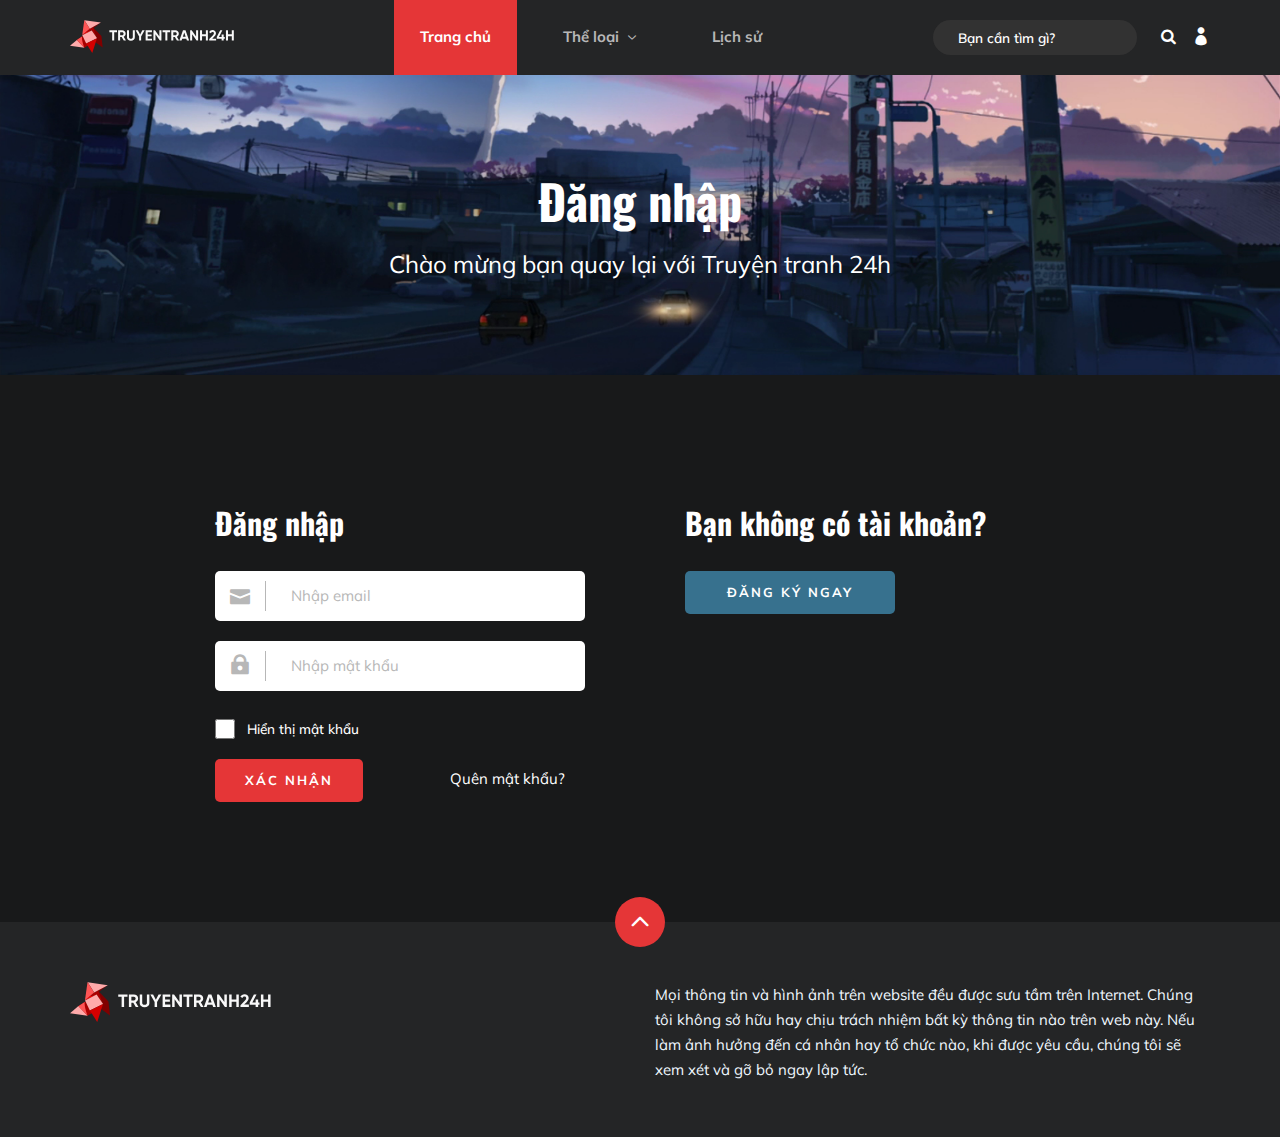
<file: login.html>
<!DOCTYPE html>
<html lang="zxx">

<head>
    <meta charset="UTF-8">
    <meta name="description">
    <meta name="viewport" content="width=device-width, initial-scale=1.0">
    <meta http-equiv="X-UA-Compatible" content="ie=edge">
    <title>Đăng nhập</title>

    <!-- Google Font -->
    <link href="https://fonts.googleapis.com/css2?family=Oswald:wght@300;400;500;600;700&display=swap" rel="stylesheet">
    <link href="https://fonts.googleapis.com/css2?family=Mulish:wght@300;400;500;600;700;800;900&display=swap"
        rel="stylesheet">

    <!-- Css Styles -->
    <link rel="stylesheet" href="css/bootstrap.min.css" type="text/css">
    <link rel="stylesheet" href="css/font-awesome.min.css" type="text/css">
    <link rel="stylesheet" href="css/elegant-icons.css" type="text/css">
    <link rel="stylesheet" href="css/sweetalert2.min.css">
    <link rel="stylesheet" href="css/dark.min.css">
    <link rel="stylesheet" href="css/slicknav.min.css" type="text/css">
    <link rel="stylesheet" href="css/style.css" type="text/css">
</head>

<body>
    <!-- Page Preloder -->
    <!-- <div id="preloder">
        <div class="loader"></div>
    </div> -->

    <!-- Header Section Begin -->
    <header class="header">
        <div class="container">
            <div class="row">
                <div class="col-lg-2">
                    <div class="header__logo">
                        <a href="./index.html">
                            <img src="img/logo.svg" alt="" class="logo">
                            <img src="img/logo_res.svg" alt="" class="logo_responsive">
                        </a>
                    </div>
                </div>
                <div class="col-lg-7">
                    <div class="header__nav">
                        <nav class="header__menu mobile-menu">
                            <ul>
                                <li class="active"><a href="./index.html">Trang chủ</a></li>
                                <li><a style="cursor:default">Thể loại
                                        <span class="arrow_carrot-down dropdown-icon"></span>
                                    </a>
                                    <ul class="dropdown">                                        
                                        <div id="displayCategoryOnHeader">
                                            <ul class="multi_column_dropdowmn">
                                            </ul>
                                        </div>                                        
                                    </ul>
                                </li>
                                <li id="history"><a href="/history.html" id="history-btn">Lịch sử</a></li>
                            </ul>
                        </nav>
                    </div>
                </div>
                <div class="col-lg-3">
                    <div class="header__right">
                        <div class="search-bar row align-items-center">
                            <div class="search-box me-1">
                                <input type="text" name="search-input" id="search-content" style="width: 100%;"
                                    class="input-search fs-8 fw-bolder" placeholder="Bạn cần tìm gì?">
                            </div>
                            <div class="search-submit">
                                <button type="button" class="abc search-icon ms-5" id="search-icon">
                                    <i class="fa fa-search" style="color: white; height: 23px;"></i>
                                </button>
                            </div>
                            <a href="./login.html"><span class="icon_profile ms-4"></span></a>
                        </div>
                    </div>
                </div>
            </div>
            <div class="search-bar-responsive row align-items-center justify-content-center">
                <div class="search-box-responsive me-1 my-4">
                    <input type="text" name="search-input" id="search-content-responsive" style="width: 100%;"
                        class="input-search fs-8 fw-bolder" placeholder="Bạn cần tìm gì?">
                </div>
                <div class="search-submit-responsive">
                    <button type="button" class="abc search-icon-responsive ms-5" id="search-icon-responsive">
                        <i class="fa fa-search" style="color: white; height: 23px;"></i>
                    </button>
                </div>
            </div>
            <div id="mobile-menu-wrap"></div>
        </div>
    </header>
    <!-- Header End -->

    <!-- Normal Breadcrumb Begin -->
    <section class="normal-breadcrumb set-bg" data-setbg="img/085.png" style="background-position: bottom;">
        <div class="container">
            <div class="row">
                <div class="col-lg-12 text-center">
                    <div class="normal__breadcrumb__text">
                        <h2>Đăng nhập</h2>
                        <p>Chào mừng bạn quay lại với Truyện tranh 24h</p>
                    </div>
                </div>
            </div>
        </div>
    </section>
    <!-- Normal Breadcrumb End -->

    <!-- Login Section Begin -->
    <section class="login spad">
        <div class="container">
            <div class="row">
                <div class="col-lg-6">
                    <div class="login__form">
                        <h3>Đăng nhập</h3>
                        <form action="#">
                            <div class="input__item">
                                <input type="text" placeholder="Nhập email" id="loginViewEmailField">
                                <span class="icon_mail"></span>
                            </div>
                            <div class="input__item">
                                <input type="password" placeholder="Nhập mật khẩu" id="loginViewPasswordField">
                                <span class="icon_lock"></span>
                            </div>
                            <div class="d-flex flex-row mt-7 mb-3">                            <input type="checkbox" id="show-pass" class="show-pass-btn me-3">
                                <label for="show-pass" class="fw-bold fs-8" style="color: white">Hiển thị mật khẩu</label>
                            </div>
                        </form>
                        
                        <button type="submit" class="site-btn" onclick="login()">Xác nhận</button>
                        <a href="/forgetpassword.html" class="forget_pass" id="password-forget">Quên mật khẩu?</a>
                    </div>
                </div>
                <div class="col-lg-6">
                    <div class="login__register">
                        <h3>Bạn không có tài khoản?</h3>
                        <a href="/signup.html" class="primary-btn">Đăng ký ngay</a>
                    </div>
                </div>
            </div>
            <!-- <div class="login__social">
                <div class="row d-flex justify-content-center">
                    <div class="col-lg-6">
                        <div class="login__social__links">
                            <span>Hoặc</span>
                            <ul>
                                <li><a href="#" class="google"><i class="fa fa-google"></i>Đăng nhập bằng Google</a>
                                </li>
                            </ul>
                        </div>
                    </div>
                </div>
            </div> -->
        </div>
    </section>
    <!-- Login Section End -->

    <!-- Footer Section Begin -->
    <footer class="footer">
        <div class="page-up">
            <a href="#" id="scrollToTopButton"><span class="arrow_carrot-up"></span></a>
        </div>
        <div class="container">
            <div class="row">
                <div class="col-lg-6">
                    <div class="footer__logo">
                        <a href="./index.html"><img src="img/logo.svg" alt=""></a>
                    </div>
                </div>
                <div class="col-lg-6">
                    <p style="color: aliceblue;">Mọi thông tin và hình ảnh trên website đều được sưu tầm trên Internet. Chúng tôi không sở hữu hay chịu trách nhiệm bất kỳ thông tin nào trên web này. Nếu làm ảnh hưởng đến cá nhân hay tổ chức nào, khi được yêu cầu, chúng tôi sẽ xem xét và gỡ bỏ ngay lập tức.</p>
            </div>
        </div>
    </footer>
    <!-- Footer Section End -->

    <!-- Js Plugins -->
    <script src="js/jquery-3.3.1.min.js"></script>
    <script src="js/bootstrap.min.js"></script>
    <!-- <script src="js/mixitup.min.js"></script> -->
    <script src="js/jquery.slicknav.js"></script>
    <script src="js/sweetalert2.min.js"></script>
    <script src="js/main.js"></script>

    <script src="js/function.js"></script>
</body>

</html>
</file>
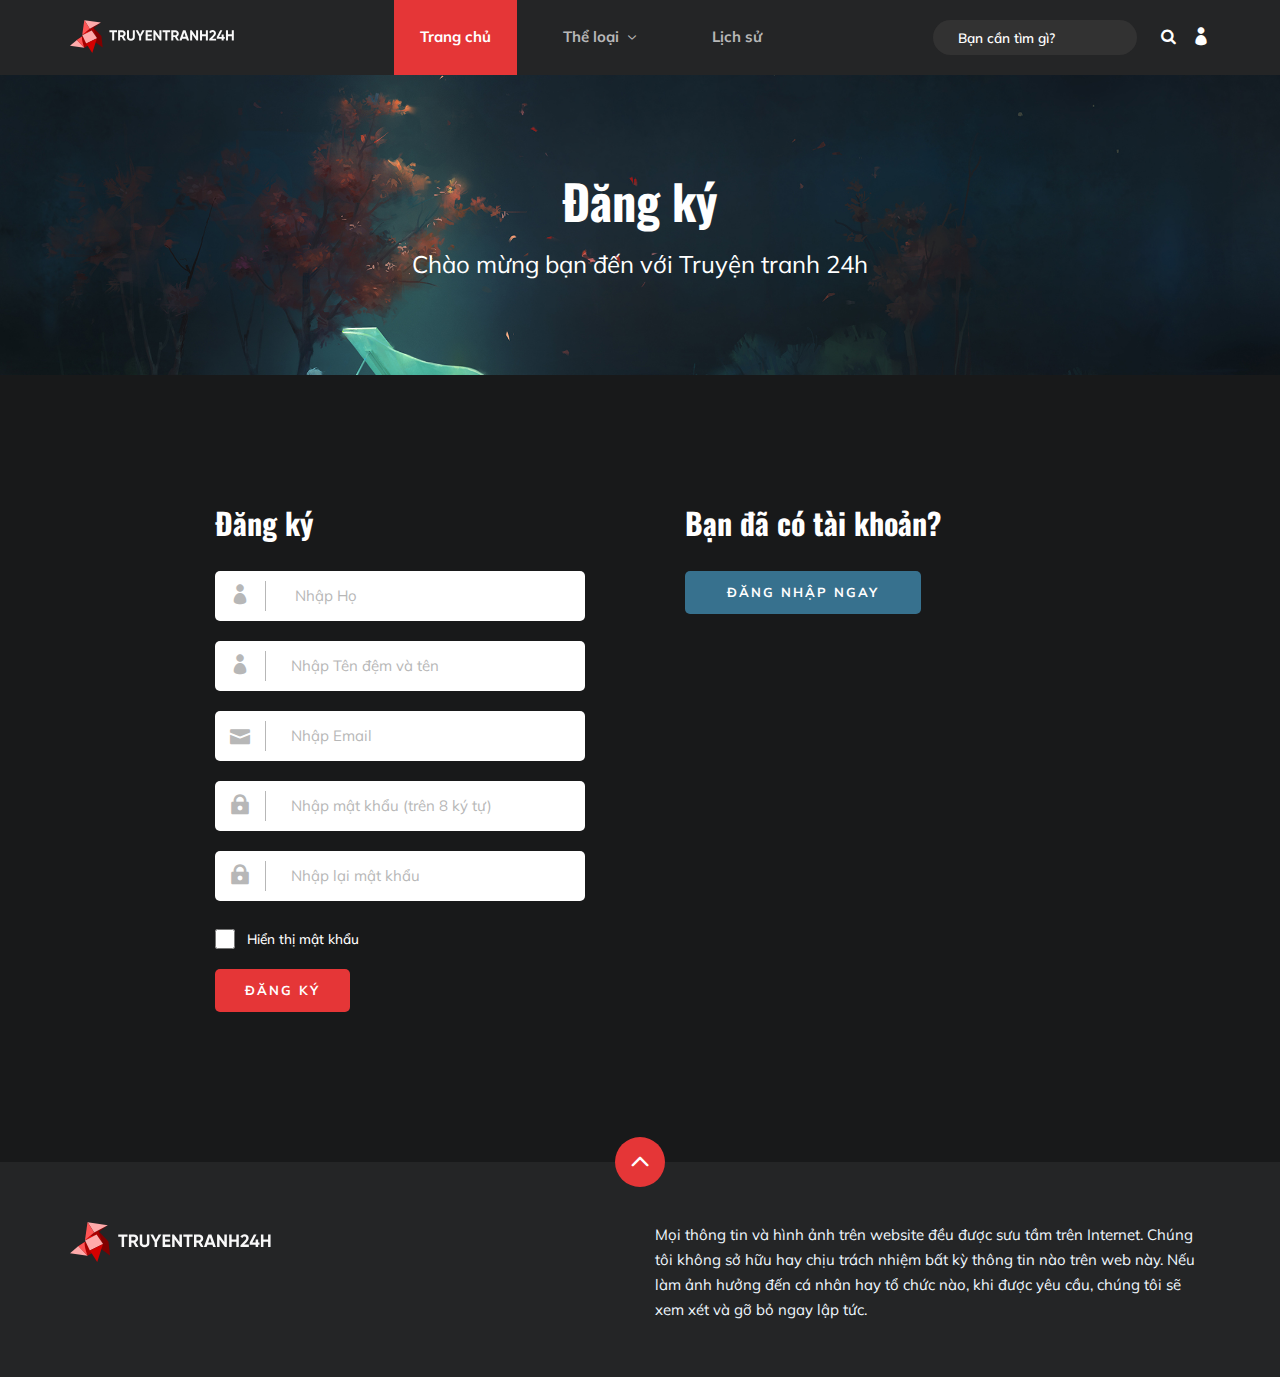
<file: signup.html>
<!DOCTYPE html>
<html lang="zxx">

<head>
    <meta charset="UTF-8">
    <meta name="description">
    <meta name="viewport" content="width=device-width, initial-scale=1.0">
    <meta http-equiv="X-UA-Compatible" content="ie=edge">
    <title>Đăng ký</title>

    <!-- Google Font -->
    <link href="https://fonts.googleapis.com/css2?family=Oswald:wght@300;400;500;600;700&display=swap" rel="stylesheet">
    <link href="https://fonts.googleapis.com/css2?family=Mulish:wght@300;400;500;600;700;800;900&display=swap"
        rel="stylesheet">

    <!-- Css Styles -->
    <link rel="stylesheet" href="css/bootstrap.min.css" type="text/css">
    <link rel="stylesheet" href="css/font-awesome.min.css" type="text/css">
    <link rel="stylesheet" href="css/elegant-icons.css" type="text/css">
    <link rel="stylesheet" href="css/sweetalert2.min.css">
    <link rel="stylesheet" href="css/dark.min.css">
    <link rel="stylesheet" href="css/slicknav.min.css" type="text/css">
    <link rel="stylesheet" href="css/style.css" type="text/css">
</head>

<body>
    <!-- Page Preloder -->
    <!-- <div id="preloder">
        <div class="loader"></div>
    </div> -->

    <!-- Header Section Begin -->
    <header class="header">
        <div class="container">
            <div class="row">
                <div class="col-lg-2">
                    <div class="header__logo">
                        <a href="./index.html">
                            <img src="img/logo.svg" class="logo" alt="">
                            <img src="img/logo_res.svg" alt="" class="logo_responsive">
                        </a>
                    </div>
                </div>
                <div class="col-lg-7">
                    <div class="header__nav">
                        <nav class="header__menu mobile-menu">
                            <ul>
                                <li class="active"><a href="./index.html">Trang chủ</a></li>
                                <li><a style="cursor:default">Thể loại
                                        <span class="arrow_carrot-down dropdown-icon"></span>
                                    </a>
                                    <ul class="dropdown">                                      
                                        <div id="displayCategoryOnHeader">
                                            <ul class="multi_column_dropdowmn">
                                            </ul>
                                        </div>                                        
                                    </ul>
                                </li>
                                <li id="history"><a href="/history.html" id="history-btn">Lịch sử</a></li>
                            </ul>
                        </nav>
                    </div>
                </div>
                <div class="col-lg-3">
                    <div class="header__right">
                        <div class="search-bar row align-items-center">
                            <div class="search-box me-1">
                                <input type="text" name="search-input" id="search-content" style="width: 100%;"
                                    class="input-search fs-8 fw-bolder" placeholder="Bạn cần tìm gì?">
                            </div>
                            <div class="search-submit">
                                <button type="button" class="abc search-icon ms-5" id="search-icon">
                                    <i class="fa fa-search" style="color: white; height: 23px;"></i>
                                </button>
                            </div>
                            <a href="./login.html"><span class="icon_profile ms-4"></span></a>
                        </div>
                    </div>
                </div>
            </div>
            <div class="search-bar-responsive row align-items-center justify-content-center">
                <div class="search-box-responsive me-1 my-4">
                    <input type="text" name="search-input" id="search-content-responsive" style="width: 100%;"
                        class="input-search fs-8 fw-bolder" placeholder="Bạn cần tìm gì?">
                </div>
                <div class="search-submit-responsive">
                    <button type="button" class="abc search-icon-responsive ms-5" id="search-icon-responsive">
                        <i class="fa fa-search" style="color: white; height: 23px;"></i>
                    </button>
                </div>
            </div>
            <div id="mobile-menu-wrap"></div>
        </div>
    </header>
    <!-- Header End -->

    <!-- Normal Breadcrumb Begin -->
    <section class="normal-breadcrumb set-bg" data-setbg="img/691913.jpg" style="background-position: center;">
        <div class="container">
            <div class="row">
                <div class="col-lg-12 text-center">
                    <div class="normal__breadcrumb__text">
                        <h2>Đăng ký</h2>
                        <p>Chào mừng bạn đến với Truyện tranh 24h</p>
                    </div>
                </div>
            </div>
        </div>
    </section>
    <!-- Normal Breadcrumb End -->

    <!-- Signup Section Begin -->
    <section class="signup spad">
        <div class="container">
            <div class="row">
                <div class="col-lg-6">
                    <div class="login__form">
                        <h3>Đăng ký</h3>
                        <form action="#">

                            <div class="input__item">
                                <input type="text" placeholder=" Nhập Họ" id="last_name">
                                <span class="icon_profile"></span>
                            </div>

                            <div class="input__item">
                                <input type="text" placeholder="Nhập Tên đệm và tên" id="first_name">
                                <span class="icon_profile"></span>
                            </div>
                            <div class="input__item">
                                <input type="text" placeholder="Nhập Email" id="email">
                                <span class="icon_mail"></span>
                            </div>
                            <div class="input__item">
                                <input type="password" placeholder="Nhập mật khẩu (trên 8 ký tự)" id="password">
                                <span class="icon_lock"></span>
                            </div>
                            <div class="input__item">
                                <input type="password" placeholder="Nhập lại mật khẩu" id="repassword">
                                <span class="icon_lock"></span>
                            </div>
                            <div class="d-flex flex-row mt-7 mb-3">
                                <input type="checkbox" id="show-pass" class="show-pass-btn me-3">
                                <label for="show-pass" class="fw-bold fs-8" style="color: white">Hiển thị mật khẩu</label>
                            </div>
                        </form>
                            <button type="submit" class="site-btn" onclick="register()">Đăng ký</button>
                        <!-- <h5>Bạn đã có tài khoản? <a href="/login.html">Đăng nhập ngay</a></h5> -->
                    </div>
                </div>
                <!-- <div class="col-lg-6">
                    <div class="login__social__links">
                        <h3>Hoặc đăng ký với</h3>
                        <ul>
                            <li>
                                <a href="#" class="google"><i class="fa fa-google"></i>Đăng ký với Google</a>
                            </li>
                        </ul>
                    </div>
                </div> -->
                <div class="col-lg-6">
                    <div class="login__register">
                        <h3>Bạn đã có tài khoản?</h3>
                        <a href="/login.html" class="primary-btn">Đăng nhập ngay</a>
                    </div>
                </div>
            </div>
        </div>
    </section>
    <!-- Signup Section End -->

    <!-- Footer Section Begin -->
    <footer class="footer">
        <div class="page-up">
            <a href="#" id="scrollToTopButton"><span class="arrow_carrot-up"></span></a>
        </div>
        <div class="container">
            <div class="row">
                <div class="col-lg-6">
                    <div class="footer__logo">
                        <a href="./index.html"><img src="img/logo.svg" alt=""></a>
                    </div>
                </div>
                <div class="col-lg-6">
                    <p style="color: aliceblue;">Mọi thông tin và hình ảnh trên website đều được sưu tầm trên Internet. Chúng tôi không sở hữu hay chịu trách nhiệm bất kỳ thông tin nào trên web này. Nếu làm ảnh hưởng đến cá nhân hay tổ chức nào, khi được yêu cầu, chúng tôi sẽ xem xét và gỡ bỏ ngay lập tức.</p>
            </div>
        </div>
    </footer>
    <!-- Footer Section End -->

    <!-- Js Plugins -->
    <script src="js/jquery-3.3.1.min.js"></script>
    <script src="js/bootstrap.min.js"></script>
    <script src="js/mixitup.min.js"></script>
    <script src="js/jquery.slicknav.js"></script>
    <script src="js/sweetalert2.min.js"></script>
    <script src="js/main.js"></script>

    <script src="js/function.js"></script>
</body>

</html>
</file>
<file: css/elegant-icons.css>
@font-face {
  font-family: "ElegantIcons";
  src: url("../fonts/ElegantIcons.eot");
  src: url("../fonts/ElegantIcons.eot?#iefix") format("embedded-opentype"),
    url("../fonts/ElegantIcons.woff") format("woff"),
    url("../fonts/ElegantIcons.ttf") format("truetype"),
    url("../fonts/ElegantIcons.svg#ElegantIcons") format("svg");
  font-weight: normal;
  font-style: normal;
}

/* Use the following CSS code if you want to use data attributes for inserting your icons */
[data-icon]:before {
  font-family: "ElegantIcons";
  content: attr(data-icon);
  speak: none;
  font-weight: normal;
  font-variant: normal;
  text-transform: none;
  line-height: 1;
  -webkit-font-smoothing: antialiased;
  -moz-osx-font-smoothing: grayscale;
}

/* Use the following CSS code if you want to have a class per icon */
/*
Instead of a list of all class selectors,
you can use the generic selector below, but it's slower:
[class*="your-class-prefix"] {
*/
.arrow_up,
.arrow_down,
.arrow_left,
.arrow_right,
.arrow_left-up,
.arrow_right-up,
.arrow_right-down,
.arrow_left-down,
.arrow-up-down,
.arrow_up-down_alt,
.arrow_left-right_alt,
.arrow_left-right,
.arrow_expand_alt2,
.arrow_expand_alt,
.arrow_condense,
.arrow_expand,
.arrow_move,
.arrow_carrot-up,
.arrow_carrot-down,
.arrow_carrot-left,
.arrow_carrot-right,
.arrow_carrot-2up,
.arrow_carrot-2down,
.arrow_carrot-2left,
.arrow_carrot-2right,
.arrow_carrot-up_alt2,
.arrow_carrot-down_alt2,
.arrow_carrot-left_alt2,
.arrow_carrot-right_alt2,
.arrow_carrot-2up_alt2,
.arrow_carrot-2down_alt2,
.arrow_carrot-2left_alt2,
.arrow_carrot-2right_alt2,
.arrow_triangle-up,
.arrow_triangle-down,
.arrow_triangle-left,
.arrow_triangle-right,
.arrow_triangle-up_alt2,
.arrow_triangle-down_alt2,
.arrow_triangle-left_alt2,
.arrow_triangle-right_alt2,
.arrow_back,
.icon_minus-06,
.icon_plus,
.icon_close,
.icon_check,
.icon_minus_alt2,
.icon_plus_alt2,
.icon_close_alt2,
.icon_check_alt2,
.icon_zoom-out_alt,
.icon_zoom-in_alt,
.icon_search,
.icon_box-empty,
.icon_box-selected,
.icon_minus-box,
.icon_plus-box,
.icon_box-checked,
.icon_circle-empty,
.icon_circle-slelected,
.icon_stop_alt2,
.icon_stop,
.icon_pause_alt2,
.icon_pause,
.icon_menu,
.icon_menu-square_alt2,
.icon_menu-circle_alt2,
.icon_ul,
.icon_ol,
.icon_adjust-horiz,
.icon_adjust-vert,
.icon_document_alt,
.icon_documents_alt,
.icon_pencil,
.icon_pencil-edit_alt,
.icon_pencil-edit,
.icon_folder-alt,
.icon_folder-open_alt,
.icon_folder-add_alt,
.icon_info_alt,
.icon_error-oct_alt,
.icon_error-circle_alt,
.icon_error-triangle_alt,
.icon_question_alt2,
.icon_question,
.icon_comment_alt,
.icon_chat_alt,
.icon_vol-mute_alt,
.icon_volume-low_alt,
.icon_volume-high_alt,
.icon_quotations,
.icon_quotations_alt2,
.icon_clock_alt,
.icon_lock_alt,
.icon_lock-open_alt,
.icon_key_alt,
.icon_cloud_alt,
.icon_cloud-upload_alt,
.icon_cloud-download_alt,
.icon_image,
.icon_images,
.icon_lightbulb_alt,
.icon_gift_alt,
.icon_house_alt,
.icon_genius,
.icon_mobile,
.icon_tablet,
.icon_laptop,
.icon_desktop,
.icon_camera_alt,
.icon_mail_alt,
.icon_cone_alt,
.icon_ribbon_alt,
.icon_bag_alt,
.icon_creditcard,
.icon_cart_alt,
.icon_paperclip,
.icon_tag_alt,
.icon_tags_alt,
.icon_trash_alt,
.icon_cursor_alt,
.icon_mic_alt,
.icon_compass_alt,
.icon_pin_alt,
.icon_pushpin_alt,
.icon_map_alt,
.icon_drawer_alt,
.icon_toolbox_alt,
.icon_book_alt,
.icon_calendar,
.icon_film,
.icon_table,
.icon_contacts_alt,
.icon_headphones,
.icon_lifesaver,
.icon_piechart,
.icon_refresh,
.icon_link_alt,
.icon_link,
.icon_loading,
.icon_blocked,
.icon_archive_alt,
.icon_heart_alt,
.icon_star_alt,
.icon_star-half_alt,
.icon_star,
.icon_star-half,
.icon_tools,
.icon_tool,
.icon_cog,
.icon_cogs,
.arrow_up_alt,
.arrow_down_alt,
.arrow_left_alt,
.arrow_right_alt,
.arrow_left-up_alt,
.arrow_right-up_alt,
.arrow_right-down_alt,
.arrow_left-down_alt,
.arrow_condense_alt,
.arrow_expand_alt3,
.arrow_carrot_up_alt,
.arrow_carrot-down_alt,
.arrow_carrot-left_alt,
.arrow_carrot-right_alt,
.arrow_carrot-2up_alt,
.arrow_carrot-2dwnn_alt,
.arrow_carrot-2left_alt,
.arrow_carrot-2right_alt,
.arrow_triangle-up_alt,
.arrow_triangle-down_alt,
.arrow_triangle-left_alt,
.arrow_triangle-right_alt,
.icon_minus_alt,
.icon_plus_alt,
.icon_close_alt,
.icon_check_alt,
.icon_zoom-out,
.icon_zoom-in,
.icon_stop_alt,
.icon_menu-square_alt,
.icon_menu-circle_alt,
.icon_document,
.icon_documents,
.icon_pencil_alt,
.icon_folder,
.icon_folder-open,
.icon_folder-add,
.icon_folder_upload,
.icon_folder_download,
.icon_info,
.icon_error-circle,
.icon_error-oct,
.icon_error-triangle,
.icon_question_alt,
.icon_comment,
.icon_chat,
.icon_vol-mute,
.icon_volume-low,
.icon_volume-high,
.icon_quotations_alt,
.icon_clock,
.icon_lock,
.icon_lock-open,
.icon_key,
.icon_cloud,
.icon_cloud-upload,
.icon_cloud-download,
.icon_lightbulb,
.icon_gift,
.icon_house,
.icon_camera,
.icon_mail,
.icon_cone,
.icon_ribbon,
.icon_bag,
.icon_cart,
.icon_tag,
.icon_tags,
.icon_trash,
.icon_cursor,
.icon_mic,
.icon_compass,
.icon_pin,
.icon_pushpin,
.icon_map,
.icon_drawer,
.icon_toolbox,
.icon_book,
.icon_contacts,
.icon_archive,
.icon_heart,
.icon_profile,
.icon_group,
.icon_grid-2x2,
.icon_grid-3x3,
.icon_music,
.icon_pause_alt,
.icon_phone,
.icon_upload,
.icon_download,
.social_facebook,
.social_twitter,
.social_pinterest,
.social_googleplus,
.social_tumblr,
.social_tumbleupon,
.social_wordpress,
.social_instagram,
.social_dribbble,
.social_vimeo,
.social_linkedin,
.social_rss,
.social_deviantart,
.social_share,
.social_myspace,
.social_skype,
.social_youtube,
.social_picassa,
.social_googledrive,
.social_flickr,
.social_blogger,
.social_spotify,
.social_delicious,
.social_facebook_circle,
.social_twitter_circle,
.social_pinterest_circle,
.social_googleplus_circle,
.social_tumblr_circle,
.social_stumbleupon_circle,
.social_wordpress_circle,
.social_instagram_circle,
.social_dribbble_circle,
.social_vimeo_circle,
.social_linkedin_circle,
.social_rss_circle,
.social_deviantart_circle,
.social_share_circle,
.social_myspace_circle,
.social_skype_circle,
.social_youtube_circle,
.social_picassa_circle,
.social_googledrive_alt2,
.social_flickr_circle,
.social_blogger_circle,
.social_spotify_circle,
.social_delicious_circle,
.social_facebook_square,
.social_twitter_square,
.social_pinterest_square,
.social_googleplus_square,
.social_tumblr_square,
.social_stumbleupon_square,
.social_wordpress_square,
.social_instagram_square,
.social_dribbble_square,
.social_vimeo_square,
.social_linkedin_square,
.social_rss_square,
.social_deviantart_square,
.social_share_square,
.social_myspace_square,
.social_skype_square,
.social_youtube_square,
.social_picassa_square,
.social_googledrive_square,
.social_flickr_square,
.social_blogger_square,
.social_spotify_square,
.social_delicious_square,
.icon_printer,
.icon_calulator,
.icon_building,
.icon_floppy,
.icon_drive,
.icon_search-2,
.icon_id,
.icon_id-2,
.icon_puzzle,
.icon_like,
.icon_dislike,
.icon_mug,
.icon_currency,
.icon_wallet,
.icon_pens,
.icon_easel,
.icon_flowchart,
.icon_datareport,
.icon_briefcase,
.icon_shield,
.icon_percent,
.icon_globe,
.icon_globe-2,
.icon_target,
.icon_hourglass,
.icon_balance,
.icon_rook,
.icon_printer-alt,
.icon_calculator_alt,
.icon_building_alt,
.icon_floppy_alt,
.icon_drive_alt,
.icon_search_alt,
.icon_id_alt,
.icon_id-2_alt,
.icon_puzzle_alt,
.icon_like_alt,
.icon_dislike_alt,
.icon_mug_alt,
.icon_currency_alt,
.icon_wallet_alt,
.icon_pens_alt,
.icon_easel_alt,
.icon_flowchart_alt,
.icon_datareport_alt,
.icon_briefcase_alt,
.icon_shield_alt,
.icon_percent_alt,
.icon_globe_alt,
.icon_clipboard {
  font-family: "ElegantIcons";
  speak: none;
  font-style: normal;
  font-weight: normal;
  font-variant: normal;
  text-transform: none;
  line-height: 1;
  -webkit-font-smoothing: antialiased;
}
.arrow_up:before {
  content: "\21";
}
.arrow_down:before {
  content: "\22";
}
.arrow_left:before {
  content: "\23";
}
.arrow_right:before {
  content: "\24";
}
.arrow_left-up:before {
  content: "\25";
}
.arrow_right-up:before {
  content: "\26";
}
.arrow_right-down:before {
  content: "\27";
}
.arrow_left-down:before {
  content: "\28";
}
.arrow-up-down:before {
  content: "\29";
}
.arrow_up-down_alt:before {
  content: "\2a";
}
.arrow_left-right_alt:before {
  content: "\2b";
}
.arrow_left-right:before {
  content: "\2c";
}
.arrow_expand_alt2:before {
  content: "\2d";
}
.arrow_expand_alt:before {
  content: "\2e";
}
.arrow_condense:before {
  content: "\2f";
}
.arrow_expand:before {
  content: "\30";
}
.arrow_move:before {
  content: "\31";
}
.arrow_carrot-up:before {
  content: "\32";
}
.arrow_carrot-down:before {
  content: "\33";
}
.arrow_carrot-left:before {
  content: "\34";
}
.arrow_carrot-right:before {
  content: "\35";
}
.arrow_carrot-2up:before {
  content: "\36";
}
.arrow_carrot-2down:before {
  content: "\37";
}
.arrow_carrot-2left:before {
  content: "\38";
}
.arrow_carrot-2right:before {
  content: "\39";
}
.arrow_carrot-up_alt2:before {
  content: "\3a";
}
.arrow_carrot-down_alt2:before {
  content: "\3b";
}
.arrow_carrot-left_alt2:before {
  content: "\3c";
}
.arrow_carrot-right_alt2:before {
  content: "\3d";
}
.arrow_carrot-2up_alt2:before {
  content: "\3e";
}
.arrow_carrot-2down_alt2:before {
  content: "\3f";
}
.arrow_carrot-2left_alt2:before {
  content: "\40";
}
.arrow_carrot-2right_alt2:before {
  content: "\41";
}
.arrow_triangle-up:before {
  content: "\42";
}
.arrow_triangle-down:before {
  content: "\43";
}
.arrow_triangle-left:before {
  content: "\44";
}
.arrow_triangle-right:before {
  content: "\45";
}
.arrow_triangle-up_alt2:before {
  content: "\46";
}
.arrow_triangle-down_alt2:before {
  content: "\47";
}
.arrow_triangle-left_alt2:before {
  content: "\48";
}
.arrow_triangle-right_alt2:before {
  content: "\49";
}
.arrow_back:before {
  content: "\4a";
}
.icon_minus-06:before {
  content: "\4b";
}
.icon_plus:before {
  content: "\4c";
}
.icon_close:before {
  content: "\4d";
}
.icon_check:before {
  content: "\4e";
}
.icon_minus_alt2:before {
  content: "\4f";
}
.icon_plus_alt2:before {
  content: "\50";
}
.icon_close_alt2:before {
  content: "\51";
}
.icon_check_alt2:before {
  content: "\52";
}
.icon_zoom-out_alt:before {
  content: "\53";
}
.icon_zoom-in_alt:before {
  content: "\54";
}
.icon_search:before {
  content: "\55";
}
.icon_box-empty:before {
  content: "\56";
}
.icon_box-selected:before {
  content: "\57";
}
.icon_minus-box:before {
  content: "\58";
}
.icon_plus-box:before {
  content: "\59";
}
.icon_box-checked:before {
  content: "\5a";
}
.icon_circle-empty:before {
  content: "\5b";
}
.icon_circle-slelected:before {
  content: "\5c";
}
.icon_stop_alt2:before {
  content: "\5d";
}
.icon_stop:before {
  content: "\5e";
}
.icon_pause_alt2:before {
  content: "\5f";
}
.icon_pause:before {
  content: "\60";
}
.icon_menu:before {
  content: "\61";
}
.icon_menu-square_alt2:before {
  content: "\62";
}
.icon_menu-circle_alt2:before {
  content: "\63";
}
.icon_ul:before {
  content: "\64";
}
.icon_ol:before {
  content: "\65";
}
.icon_adjust-horiz:before {
  content: "\66";
}
.icon_adjust-vert:before {
  content: "\67";
}
.icon_document_alt:before {
  content: "\68";
}
.icon_documents_alt:before {
  content: "\69";
}
.icon_pencil:before {
  content: "\6a";
}
.icon_pencil-edit_alt:before {
  content: "\6b";
}
.icon_pencil-edit:before {
  content: "\6c";
}
.icon_folder-alt:before {
  content: "\6d";
}
.icon_folder-open_alt:before {
  content: "\6e";
}
.icon_folder-add_alt:before {
  content: "\6f";
}
.icon_info_alt:before {
  content: "\70";
}
.icon_error-oct_alt:before {
  content: "\71";
}
.icon_error-circle_alt:before {
  content: "\72";
}
.icon_error-triangle_alt:before {
  content: "\73";
}
.icon_question_alt2:before {
  content: "\74";
}
.icon_question:before {
  content: "\75";
}
.icon_comment_alt:before {
  content: "\76";
}
.icon_chat_alt:before {
  content: "\77";
}
.icon_vol-mute_alt:before {
  content: "\78";
}
.icon_volume-low_alt:before {
  content: "\79";
}
.icon_volume-high_alt:before {
  content: "\7a";
}
.icon_quotations:before {
  content: "\7b";
}
.icon_quotations_alt2:before {
  content: "\7c";
}
.icon_clock_alt:before {
  content: "\7d";
}
.icon_lock_alt:before {
  content: "\7e";
}
.icon_lock-open_alt:before {
  content: "\e000";
}
.icon_key_alt:before {
  content: "\e001";
}
.icon_cloud_alt:before {
  content: "\e002";
}
.icon_cloud-upload_alt:before {
  content: "\e003";
}
.icon_cloud-download_alt:before {
  content: "\e004";
}
.icon_image:before {
  content: "\e005";
}
.icon_images:before {
  content: "\e006";
}
.icon_lightbulb_alt:before {
  content: "\e007";
}
.icon_gift_alt:before {
  content: "\e008";
}
.icon_house_alt:before {
  content: "\e009";
}
.icon_genius:before {
  content: "\e00a";
}
.icon_mobile:before {
  content: "\e00b";
}
.icon_tablet:before {
  content: "\e00c";
}
.icon_laptop:before {
  content: "\e00d";
}
.icon_desktop:before {
  content: "\e00e";
}
.icon_camera_alt:before {
  content: "\e00f";
}
.icon_mail_alt:before {
  content: "\e010";
}
.icon_cone_alt:before {
  content: "\e011";
}
.icon_ribbon_alt:before {
  content: "\e012";
}
.icon_bag_alt:before {
  content: "\e013";
}
.icon_creditcard:before {
  content: "\e014";
}
.icon_cart_alt:before {
  content: "\e015";
}
.icon_paperclip:before {
  content: "\e016";
}
.icon_tag_alt:before {
  content: "\e017";
}
.icon_tags_alt:before {
  content: "\e018";
}
.icon_trash_alt:before {
  content: "\e019";
}
.icon_cursor_alt:before {
  content: "\e01a";
}
.icon_mic_alt:before {
  content: "\e01b";
}
.icon_compass_alt:before {
  content: "\e01c";
}
.icon_pin_alt:before {
  content: "\e01d";
}
.icon_pushpin_alt:before {
  content: "\e01e";
}
.icon_map_alt:before {
  content: "\e01f";
}
.icon_drawer_alt:before {
  content: "\e020";
}
.icon_toolbox_alt:before {
  content: "\e021";
}
.icon_book_alt:before {
  content: "\e022";
}
.icon_calendar:before {
  content: "\e023";
}
.icon_film:before {
  content: "\e024";
}
.icon_table:before {
  content: "\e025";
}
.icon_contacts_alt:before {
  content: "\e026";
}
.icon_headphones:before {
  content: "\e027";
}
.icon_lifesaver:before {
  content: "\e028";
}
.icon_piechart:before {
  content: "\e029";
}
.icon_refresh:before {
  content: "\e02a";
}
.icon_link_alt:before {
  content: "\e02b";
}
.icon_link:before {
  content: "\e02c";
}
.icon_loading:before {
  content: "\e02d";
}
.icon_blocked:before {
  content: "\e02e";
}
.icon_archive_alt:before {
  content: "\e02f";
}
.icon_heart_alt:before {
  content: "\e030";
}
.icon_star_alt:before {
  content: "\e031";
}
.icon_star-half_alt:before {
  content: "\e032";
}
.icon_star:before {
  content: "\e033";
}
.icon_star-half:before {
  content: "\e034";
}
.icon_tools:before {
  content: "\e035";
}
.icon_tool:before {
  content: "\e036";
}
.icon_cog:before {
  content: "\e037";
}
.icon_cogs:before {
  content: "\e038";
}
.arrow_up_alt:before {
  content: "\e039";
}
.arrow_down_alt:before {
  content: "\e03a";
}
.arrow_left_alt:before {
  content: "\e03b";
}
.arrow_right_alt:before {
  content: "\e03c";
}
.arrow_left-up_alt:before {
  content: "\e03d";
}
.arrow_right-up_alt:before {
  content: "\e03e";
}
.arrow_right-down_alt:before {
  content: "\e03f";
}
.arrow_left-down_alt:before {
  content: "\e040";
}
.arrow_condense_alt:before {
  content: "\e041";
}
.arrow_expand_alt3:before {
  content: "\e042";
}
.arrow_carrot_up_alt:before {
  content: "\e043";
}
.arrow_carrot-down_alt:before {
  content: "\e044";
}
.arrow_carrot-left_alt:before {
  content: "\e045";
}
.arrow_carrot-right_alt:before {
  content: "\e046";
}
.arrow_carrot-2up_alt:before {
  content: "\e047";
}
.arrow_carrot-2dwnn_alt:before {
  content: "\e048";
}
.arrow_carrot-2left_alt:before {
  content: "\e049";
}
.arrow_carrot-2right_alt:before {
  content: "\e04a";
}
.arrow_triangle-up_alt:before {
  content: "\e04b";
}
.arrow_triangle-down_alt:before {
  content: "\e04c";
}
.arrow_triangle-left_alt:before {
  content: "\e04d";
}
.arrow_triangle-right_alt:before {
  content: "\e04e";
}
.icon_minus_alt:before {
  content: "\e04f";
}
.icon_plus_alt:before {
  content: "\e050";
}
.icon_close_alt:before {
  content: "\e051";
}
.icon_check_alt:before {
  content: "\e052";
}
.icon_zoom-out:before {
  content: "\e053";
}
.icon_zoom-in:before {
  content: "\e054";
}
.icon_stop_alt:before {
  content: "\e055";
}
.icon_menu-square_alt:before {
  content: "\e056";
}
.icon_menu-circle_alt:before {
  content: "\e057";
}
.icon_document:before {
  content: "\e058";
}
.icon_documents:before {
  content: "\e059";
}
.icon_pencil_alt:before {
  content: "\e05a";
}
.icon_folder:before {
  content: "\e05b";
}
.icon_folder-open:before {
  content: "\e05c";
}
.icon_folder-add:before {
  content: "\e05d";
}
.icon_folder_upload:before {
  content: "\e05e";
}
.icon_folder_download:before {
  content: "\e05f";
}
.icon_info:before {
  content: "\e060";
}
.icon_error-circle:before {
  content: "\e061";
}
.icon_error-oct:before {
  content: "\e062";
}
.icon_error-triangle:before {
  content: "\e063";
}
.icon_question_alt:before {
  content: "\e064";
}
.icon_comment:before {
  content: "\e065";
}
.icon_chat:before {
  content: "\e066";
}
.icon_vol-mute:before {
  content: "\e067";
}
.icon_volume-low:before {
  content: "\e068";
}
.icon_volume-high:before {
  content: "\e069";
}
.icon_quotations_alt:before {
  content: "\e06a";
}
.icon_clock:before {
  content: "\e06b";
}
.icon_lock:before {
  content: "\e06c";
}
.icon_lock-open:before {
  content: "\e06d";
}
.icon_key:before {
  content: "\e06e";
}
.icon_cloud:before {
  content: "\e06f";
}
.icon_cloud-upload:before {
  content: "\e070";
}
.icon_cloud-download:before {
  content: "\e071";
}
.icon_lightbulb:before {
  content: "\e072";
}
.icon_gift:before {
  content: "\e073";
}
.icon_house:before {
  content: "\e074";
}
.icon_camera:before {
  content: "\e075";
}
.icon_mail:before {
  content: "\e076";
}
.icon_cone:before {
  content: "\e077";
}
.icon_ribbon:before {
  content: "\e078";
}
.icon_bag:before {
  content: "\e079";
}
.icon_cart:before {
  content: "\e07a";
}
.icon_tag:before {
  content: "\e07b";
}
.icon_tags:before {
  content: "\e07c";
}
.icon_trash:before {
  content: "\e07d";
}
.icon_cursor:before {
  content: "\e07e";
}
.icon_mic:before {
  content: "\e07f";
}
.icon_compass:before {
  content: "\e080";
}
.icon_pin:before {
  content: "\e081";
}
.icon_pushpin:before {
  content: "\e082";
}
.icon_map:before {
  content: "\e083";
}
.icon_drawer:before {
  content: "\e084";
}
.icon_toolbox:before {
  content: "\e085";
}
.icon_book:before {
  content: "\e086";
}
.icon_contacts:before {
  content: "\e087";
}
.icon_archive:before {
  content: "\e088";
}
.icon_heart:before {
  content: "\e089";
}
.icon_profile:before {
  content: "\e08a";
}
.icon_group:before {
  content: "\e08b";
}
.icon_grid-2x2:before {
  content: "\e08c";
}
.icon_grid-3x3:before {
  content: "\e08d";
}
.icon_music:before {
  content: "\e08e";
}
.icon_pause_alt:before {
  content: "\e08f";
}
.icon_phone:before {
  content: "\e090";
}
.icon_upload:before {
  content: "\e091";
}
.icon_download:before {
  content: "\e092";
}
.social_facebook:before {
  content: "\e093";
}
.social_twitter:before {
  content: "\e094";
}
.social_pinterest:before {
  content: "\e095";
}
.social_googleplus:before {
  content: "\e096";
}
.social_tumblr:before {
  content: "\e097";
}
.social_tumbleupon:before {
  content: "\e098";
}
.social_wordpress:before {
  content: "\e099";
}
.social_instagram:before {
  content: "\e09a";
}
.social_dribbble:before {
  content: "\e09b";
}
.social_vimeo:before {
  content: "\e09c";
}
.social_linkedin:before {
  content: "\e09d";
}
.social_rss:before {
  content: "\e09e";
}
.social_deviantart:before {
  content: "\e09f";
}
.social_share:before {
  content: "\e0a0";
}
.social_myspace:before {
  content: "\e0a1";
}
.social_skype:before {
  content: "\e0a2";
}
.social_youtube:before {
  content: "\e0a3";
}
.social_picassa:before {
  content: "\e0a4";
}
.social_googledrive:before {
  content: "\e0a5";
}
.social_flickr:before {
  content: "\e0a6";
}
.social_blogger:before {
  content: "\e0a7";
}
.social_spotify:before {
  content: "\e0a8";
}
.social_delicious:before {
  content: "\e0a9";
}
.social_facebook_circle:before {
  content: "\e0aa";
}
.social_twitter_circle:before {
  content: "\e0ab";
}
.social_pinterest_circle:before {
  content: "\e0ac";
}
.social_googleplus_circle:before {
  content: "\e0ad";
}
.social_tumblr_circle:before {
  content: "\e0ae";
}
.social_stumbleupon_circle:before {
  content: "\e0af";
}
.social_wordpress_circle:before {
  content: "\e0b0";
}
.social_instagram_circle:before {
  content: "\e0b1";
}
.social_dribbble_circle:before {
  content: "\e0b2";
}
.social_vimeo_circle:before {
  content: "\e0b3";
}
.social_linkedin_circle:before {
  content: "\e0b4";
}
.social_rss_circle:before {
  content: "\e0b5";
}
.social_deviantart_circle:before {
  content: "\e0b6";
}
.social_share_circle:before {
  content: "\e0b7";
}
.social_myspace_circle:before {
  content: "\e0b8";
}
.social_skype_circle:before {
  content: "\e0b9";
}
.social_youtube_circle:before {
  content: "\e0ba";
}
.social_picassa_circle:before {
  content: "\e0bb";
}
.social_googledrive_alt2:before {
  content: "\e0bc";
}
.social_flickr_circle:before {
  content: "\e0bd";
}
.social_blogger_circle:before {
  content: "\e0be";
}
.social_spotify_circle:before {
  content: "\e0bf";
}
.social_delicious_circle:before {
  content: "\e0c0";
}
.social_facebook_square:before {
  content: "\e0c1";
}
.social_twitter_square:before {
  content: "\e0c2";
}
.social_pinterest_square:before {
  content: "\e0c3";
}
.social_googleplus_square:before {
  content: "\e0c4";
}
.social_tumblr_square:before {
  content: "\e0c5";
}
.social_stumbleupon_square:before {
  content: "\e0c6";
}
.social_wordpress_square:before {
  content: "\e0c7";
}
.social_instagram_square:before {
  content: "\e0c8";
}
.social_dribbble_square:before {
  content: "\e0c9";
}
.social_vimeo_square:before {
  content: "\e0ca";
}
.social_linkedin_square:before {
  content: "\e0cb";
}
.social_rss_square:before {
  content: "\e0cc";
}
.social_deviantart_square:before {
  content: "\e0cd";
}
.social_share_square:before {
  content: "\e0ce";
}
.social_myspace_square:before {
  content: "\e0cf";
}
.social_skype_square:before {
  content: "\e0d0";
}
.social_youtube_square:before {
  content: "\e0d1";
}
.social_picassa_square:before {
  content: "\e0d2";
}
.social_googledrive_square:before {
  content: "\e0d3";
}
.social_flickr_square:before {
  content: "\e0d4";
}
.social_blogger_square:before {
  content: "\e0d5";
}
.social_spotify_square:before {
  content: "\e0d6";
}
.social_delicious_square:before {
  content: "\e0d7";
}
.icon_printer:before {
  content: "\e103";
}
.icon_calulator:before {
  content: "\e0ee";
}
.icon_building:before {
  content: "\e0ef";
}
.icon_floppy:before {
  content: "\e0e8";
}
.icon_drive:before {
  content: "\e0ea";
}
.icon_search-2:before {
  content: "\e101";
}
.icon_id:before {
  content: "\e107";
}
.icon_id-2:before {
  content: "\e108";
}
.icon_puzzle:before {
  content: "\e102";
}
.icon_like:before {
  content: "\e106";
}
.icon_dislike:before {
  content: "\e0eb";
}
.icon_mug:before {
  content: "\e105";
}
.icon_currency:before {
  content: "\e0ed";
}
.icon_wallet:before {
  content: "\e100";
}
.icon_pens:before {
  content: "\e104";
}
.icon_easel:before {
  content: "\e0e9";
}
.icon_flowchart:before {
  content: "\e109";
}
.icon_datareport:before {
  content: "\e0ec";
}
.icon_briefcase:before {
  content: "\e0fe";
}
.icon_shield:before {
  content: "\e0f6";
}
.icon_percent:before {
  content: "\e0fb";
}
.icon_globe:before {
  content: "\e0e2";
}
.icon_globe-2:before {
  content: "\e0e3";
}
.icon_target:before {
  content: "\e0f5";
}
.icon_hourglass:before {
  content: "\e0e1";
}
.icon_balance:before {
  content: "\e0ff";
}
.icon_rook:before {
  content: "\e0f8";
}
.icon_printer-alt:before {
  content: "\e0fa";
}
.icon_calculator_alt:before {
  content: "\e0e7";
}
.icon_building_alt:before {
  content: "\e0fd";
}
.icon_floppy_alt:before {
  content: "\e0e4";
}
.icon_drive_alt:before {
  content: "\e0e5";
}
.icon_search_alt:before {
  content: "\e0f7";
}
.icon_id_alt:before {
  content: "\e0e0";
}
.icon_id-2_alt:before {
  content: "\e0fc";
}
.icon_puzzle_alt:before {
  content: "\e0f9";
}
.icon_like_alt:before {
  content: "\e0dd";
}
.icon_dislike_alt:before {
  content: "\e0f1";
}
.icon_mug_alt:before {
  content: "\e0dc";
}
.icon_currency_alt:before {
  content: "\e0f3";
}
.icon_wallet_alt:before {
  content: "\e0d8";
}
.icon_pens_alt:before {
  content: "\e0db";
}
.icon_easel_alt:before {
  content: "\e0f0";
}
.icon_flowchart_alt:before {
  content: "\e0df";
}
.icon_datareport_alt:before {
  content: "\e0f2";
}
.icon_briefcase_alt:before {
  content: "\e0f4";
}
.icon_shield_alt:before {
  content: "\e0d9";
}
.icon_percent_alt:before {
  content: "\e0da";
}
.icon_globe_alt:before {
  content: "\e0de";
}
.icon_clipboard:before {
  content: "\e0e6";
}

.glyph {
  float: left;
  text-align: center;
  padding: 0.75em;
  margin: 0.4em 1.5em 0.75em 0;
  width: 6em;
  text-shadow: none;
}
.glyph_big {
  font-size: 128px;
  color: #59c5dc;
  float: left;
  margin-right: 20px;
}

.glyph div {
  padding-bottom: 10px;
}

.glyph input {
  font-family: consolas, monospace;
  font-size: 12px;
  width: 100%;
  text-align: center;
  border: 0;
  box-shadow: 0 0 0 1px #ccc;
  padding: 0.2em;
  -moz-border-radius: 5px;
  -webkit-border-radius: 5px;
}
.centered {
  margin-left: auto;
  margin-right: auto;
}
.glyph .fs1 {
  font-size: 2em;
}
</file>
<file: css/style.css>
html,
body {
  height: 100%;
  font-family: "Mulish", sans-serif;
  -webkit-font-smoothing: antialiased;
  background: #18191a;
}

h1,
h2,
h3,
h4,
h5,
h6 {
  margin: 0;
  color: #111111;
  font-weight: 400;
  font-family: "Mulish", sans-serif;
}

h1 {
  font-size: 70px;
}

h2 {
  font-size: 36px;
}

h3 {
  font-size: 30px;
}

h4 {
  font-size: 24px;
}

h5 {
  font-size: 18px;
}

h6 {
  font-size: 16px;
}

p {
  font-size: 15px;
  font-family: "Mulish", sans-serif;
  color: #3d3d3d;
  font-weight: 400;
  line-height: 25px;
  margin: 0 0 15px 0;
}

img {
  max-width: 100%;
}

input:focus,
select:focus,
button:focus,
textarea:focus {
  outline: none;
}

a:hover,
a:focus {
  text-decoration: none;
  outline: none;
  color: #ffffff;
}

ul,
ol {
  padding: 0;
  margin: 0;
}

/*---------------------
  Helper CSS
-----------------------*/

.section-title {
  margin-bottom: 30px;
}

.section-title h4,
.section-title h5 {
  color: #ffffff;
  font-weight: 600;
  line-height: 21px;
  text-transform: uppercase;
  padding-left: 20px;
  position: relative;
  font-family: "Oswald", sans-serif;
}

.section-title h4:after,
.section-title h5:after {
  position: absolute;
  left: 0;
  top: -6px;
  height: 32px;
  width: 4px;
  background: #e53637;
  content: "";
}

.set-bg {
  background-repeat: no-repeat;
  background-size: cover;
  background-position: top;
}

.spad {
  padding-top: 100px;
  padding-bottom: 100px;
}

.text-white h1,
.text-white h2,
.text-white h3,
.text-white h4,
.text-white h5,
.text-white h6,
.text-white p,
.text-white span,
.text-white li,
.text-white a {
  color: #fff;
}

/* buttons */

.primary-btn {
  display: inline-block;
  font-size: 13px;
  font-weight: 700;
  text-transform: uppercase;
  color: #ffffff;
  letter-spacing: 2px;
  border-radius: 5px;
}

.primary-btn span {
  font-size: 18px;
  margin-left: 5px;
  position: relative;
  top: 3px;
}

.site-btn {
  font-size: 13px;
  color: #ffffff;
  background: #e53637;
  font-weight: 700;
  border: none;
  border-radius: 5px;
  letter-spacing: 2px;
  text-transform: uppercase;
  display: inline-block;
  padding: 12px 30px;
}

/* Preloder */

#preloder {
  position: fixed;
  width: 100%;
  height: 100%;
  top: 0;
  left: 0;
  z-index: 999999;
  background: #000;
}

.loader {
  width: 40px;
  height: 40px;
  position: absolute;
  top: 50%;
  left: 50%;
  margin-top: -13px;
  margin-left: -13px;
  border-radius: 60px;
  animation: loader 0.8s linear infinite;
  -webkit-animation: loader 0.8s linear infinite;
}



@keyframes loader {
  0% {
    -webkit-transform: rotate(0deg);
    transform: rotate(0deg);
    border: 4px solid #f44336;
    border-left-color: transparent;
  }
  50% {
    -webkit-transform: rotate(180deg);
    transform: rotate(180deg);
    border: 4px solid #673ab7;
    border-left-color: transparent;
  }
  100% {
    -webkit-transform: rotate(360deg);
    transform: rotate(360deg);
    border: 4px solid #f44336;
    border-left-color: transparent;
  }
}

@-webkit-keyframes loader {
  0% {
    -webkit-transform: rotate(0deg);
    border: 4px solid #f44336;
    border-left-color: transparent;
  }
  50% {
    -webkit-transform: rotate(180deg);
    border: 4px solid #673ab7;
    border-left-color: transparent;
  }
  100% {
    -webkit-transform: rotate(360deg);
    border: 4px solid #f44336;
    border-left-color: transparent;
  }
}

.spacial-controls {
  position: fixed;
  width: 111px;
  height: 91px;
  top: 0;
  right: 0;
  z-index: 999;
}

.spacial-controls .search-switch {
  display: block;
  height: 100%;
  padding-top: 30px;
  background: #323232;
  text-align: center;
  cursor: pointer;
}

.search-model {
  display: none;
  position: fixed;
  width: 100%;
  height: 100%;
  left: 0;
  top: 0;
  background: #000;
  z-index: 99999;
}

.search-model-form {
  padding: 0 15px;
}

.search-model-form input {
  width: 500px;
  font-size: 40px;
  border: none;
  border-bottom: 2px solid #333;
  background: 0 0;
  color: #999;
}

.search-close-switch {
  position: absolute;
  width: 50px;
  height: 50px;
  background: #333;
  color: #fff;
  text-align: center;
  border-radius: 50%;
  font-size: 28px;
  line-height: 28px;
  top: 30px;
  cursor: pointer;
  display: -webkit-box;
  display: -ms-flexbox;
  display: flex;
  -webkit-box-align: center;
  -ms-flex-align: center;
  align-items: center;
  -webkit-box-pack: center;
  -ms-flex-pack: center;
  justify-content: center;
}

/*---------------------
  Header
-----------------------*/

.header {
  background: #242526;
}

.header__logo {
  padding: 20px 0 17px;
}

.header__logo a {
  display: inline-block;
}

.header__menu {
  text-align: center;
}

.header__menu ul li {
  list-style: none;
  display: inline-block;
  position: relative;
  margin-right: 16px;
}


.header__menu ul li.active a {
  background: #e53637;
  cursor: pointer !important;
  color: #ffffff;
}

.header__menu ul li:hover a {
  color: #ffffff;
}

.header__menu ul li:hover .dropdown {
  top: 62px;
  opacity: 1;
  visibility: visible;
}

.header__menu ul li:hover .dropdown li a {
  background: transparent;
}

.header__menu ul li:last-child {
  margin-right: 0;
}

.header__menu ul li .dropdown {
  position: absolute;
  /* left: -200px; */
  top: 82px;
  width: 690px;
  background: #323232;
  text-align: left;
  padding: 5px 0;
  z-index: 9;
  opacity: 0;
  visibility: hidden;
  -webkit-transition: all, 0.3s;
  -o-transition: all, 0.3s;
  transition: all, 0.3s;
}

.header__menu ul li .dropdown li {
  display: block;
  margin-right: 0;
}

.header__menu ul li .dropdown li a {
  font-size: 14px;
  color: whitesmoke;
  font-weight: 500;
  padding: 5px 20px;
}


.header__menu ul li .dropdown li a:hover {
  background: #e53636c7;
}

.header__menu ul li a {
  font-size: 15px;
  color: #b7b7b7;
  display: block;
  font-weight: 700;
  -webkit-transition: all, 0.5s;
  -o-transition: all, 0.5s;
  transition: all, 0.5s;
  padding: 26px;
}

.header__menu ul li a span {
  position: relative;
  font-size: 17px;
  top: 2px;
}

.header__right {
  /* text-align: right; */
  padding: 20px 0 15px;
}

.header__right a {
  display: inline-block;
  font-size: 18px;
  color: #ffffff;
/*  margin-right: 20px;*/
}

.header__right a:last-child {
  margin-right: 0;
  cursor: pointer;
}

.slicknav_menu {
  display: none;
}

/*---------------------
  Product
-----------------------*/

.product {
  padding-bottom: 60px;
  padding-top: 80px;
}

.product-page {
  padding-top: 60px;
}

.btn__all {
  text-align: right;
  margin-bottom: 30px;
}

.trending__comic {
  margin-bottom: 50px;
}

.popular__product {
  margin-bottom: 50px;
}

.recent__product {
  margin-bottom: 50px;
}

.product__item {
  margin-bottom: 30px;
}

.product__item__pic {
  height: 250px;
  position: relative;
  border-radius: 5px;
  background-position: top;
}

.product__item__pic .ep {
  font-size: 13px;
  color: #ffffff;
  background: #e53637;
  display: inline-block;
  padding: 2px 12px;
  border-radius: 4px;
  position: absolute;
  left: 10px;
  top: 10px;
}

.product__item__pic .comment {
  font-size: 13px;
  color: #ffffff;
  background: #3d3d3d;
  display: inline-block;
  padding: 2px 10px;
  border-radius: 4px;
  position: absolute;
  left: 10px;
  bottom: 10px;
}

.product__item__pic .view {
  font-size: 13px;
  color: #ffffff;
  background: #3d3d3d;
  display: inline-block;
  padding: 2px 10px;
  border-radius: 4px;
  position: absolute;
  right: 10px;
  bottom: 10px;
}

.product__item__text {
  padding-top: 20px;
}

.product__item__text ul {
  margin-bottom: 10px;
}

.product__item__text ul li {
  list-style: none;
  font-size: 10px;
  color: #ffffff;
  font-weight: 700;
  padding: 1px 10px;
  background: rgba(255, 255, 255, 0.2);
  border-radius: 50px;
  display: inline-block;
}

.product__item__text h5 a {
  color: #ffffff;
  font-weight: 700;
  line-height: 26px;
  display: -webkit-box;
  -webkit-line-clamp: 3;
  -webkit-box-orient: vertical;
  overflow: hidden;
  text-overflow: ellipsis;
}

.product__sidebar .section-title h5 {
  color: #ffffff;
  font-weight: 600;
  font-family: "Oswald", sans-serif;
  line-height: 21px;
  text-transform: uppercase;
  padding-left: 20px;
  position: relative;
}

.product__sidebar .section-title h5:after {
  position: absolute;
  left: 0;
  top: -6px;
  height: 32px;
  width: 4px;
  background: #e53637;
  content: "";
}

.product__sidebar__view {
  position: relative;
  margin-bottom: 80px;
}

.product__sidebar__view .filter__controls {
  position: absolute;
  right: 0;
  top: -5px;
}

.product__sidebar__view .filter__controls li {
  list-style: none;
  font-size: 13px;
  color: #b7b7b7;
  display: inline-block;
  margin-right: 7px;
  cursor: pointer;
}

.product__sidebar__view .filter__controls li.active {
  color: #ffffff;
}

.product__sidebar__view .filter__controls li:last-child {
  margin-right: 0;
}

.product__sidebar__view__item {
  height: 280px;
  position: relative;
  border-radius: 5px;
  margin-bottom: 20px;
}

.product__sidebar__view__item .ep {
  font-size: 13px;
  color: #ffffff;
  background: #e53637;
  display: inline-block;
  padding: 2px 12px;
  border-radius: 4px;
  position: absolute;
  left: 10px;
  top: 10px;
}

.product__sidebar__view__item .view {
  font-size: 13px;
  color: #ffffff;
  background: #3d3d3d;
  display: inline-block;
  padding: 2px 10px;
  border-radius: 4px;
  position: absolute;
  right: 10px;
  top: 10px;
}

.product__sidebar__view__item h5 {
  position: absolute;
  left: 0;
  bottom: 25px;
  width: 100%;
  padding: 0 30px 0 20px;
}

.product__sidebar__view__item h5 a {
  color: #ffffff;
  font-weight: 700;
  line-height: 26px;
}

.product__sidebar__comment {
  margin-bottom: 35px;
}

.product__sidebar__comment__item {
  margin-bottom: 20px;
  overflow: hidden;
}

.product__sidebar__comment__item__pic {
  float: left;
  margin-right: 15px;
}

.product__sidebar__comment__item__text {
  overflow: hidden;
}

.product__sidebar__comment__item__text ul {
  margin-bottom: 10px;
}

.product__sidebar__comment__item__text ul li {
  list-style: none;
  font-size: 10px;
  color: #ffffff;
  font-weight: 700;
  padding: 1px 10px;
  background: rgba(255, 255, 255, 0.2);
  border-radius: 50px;
  display: inline-block;
}

.product__sidebar__comment__item__text h5 {
  margin-bottom: 10px;
}

.product__sidebar__comment__item__text h5 a {
  color: #ffffff;
  font-weight: 700;
  line-height: 26px;
}

.product__sidebar__comment__item__text span {
  display: block;
  font-size: 13px;
  color: #b7b7b7;
}

.product__page__title {
  /* border-bottom: 2px solid rgba(255, 255, 255, 0.2); */
  padding-bottom: 10px;
  margin-bottom: 30px;
}

.product__page__title .section-title {
  margin-bottom: 0;
}

.product__page__title .product__page__filter {
  text-align: right;
}

.product__page__title .product__page__filter p {
  color: #ffffff;
  display: inline-block;
  margin-bottom: 0;
  margin-right: 16px;
}

.product__page__title .product__page__filter .nice-select {
  float: none;
  display: inline-block;
  font-size: 15px;
  color: #3d3d3d;
  font-weight: 700;
  border-radius: 0;
  padding-left: 15px;
  padding-right: 40px;
  height: 32px;
  line-height: 32px;
}

.product__page__title .product__page__filter .nice-select:after {
  border-bottom: 2px solid #111;
  border-right: 2px solid #111;
  height: 8px;
  top: 47%;
  width: 8px;
  right: 15px;
}

.product__page__title .product__page__filter .nice-select .list {
  margin-top: 0;
  border-radius: 0;
}

.pagination {
  padding-left: 15px;
  padding-right: 15px;
  padding-top: 15px;
}

.pagination a {
  display: inline-block;
  font-size: 15px;
  color: #b7b7b7;
  font-weight: 600;
  height: 50px;
  width: 50px;
  border: 1px solid transparent;
  border-radius: 50%;
  line-height: 48px;
  text-align: center;
  -webkit-transition: all, 0.3s;
  -o-transition: all, 0.3s;
  transition: all, 0.3s;
}

.pagination a:hover {
  color: #ffffff;
}

.pagination a.current-page {
  border: 1px solid #ffffff;
}

.pagination a i {
  color: #b7b7b7;
  font-size: 15px;
}

/*---------------------
  Anime Details
-----------------------*/

.anime-details {
  padding-top: 60px;
}

.anime__details__content {
  margin-bottom: 65px;
}

.anime__details__text {
  position: relative;
}

.anime__details__text p {
  color: #b7b7b7;
  font-size: 18px;
  line-height: 30px;
}

.anime__details__pic {
  height: 440px;
  border-radius: 5px;
  position: relative;
}

.anime__details__pic .comment {
  font-size: 13px;
  color: #ffffff;
  background: #3d3d3d;
  display: inline-block;
  padding: 2px 10px;
  border-radius: 4px;
  position: absolute;
  left: 10px;
  bottom: 25px;
}

.anime__details__pic .view {
  font-size: 13px;
  color: #ffffff;
  background: #3d3d3d;
  display: inline-block;
  padding: 2px 10px;
  border-radius: 4px;
  position: absolute;
  right: 10px;
  bottom: 25px;
}

.anime__details__title {
  margin-bottom: 20px;
}

.anime__details__title h3 {
  color: #ffffff;
  font-weight: 700;
  margin-bottom: 13px;
}

.anime__details__title span {
  font-size: 15px;
  color: #b7b7b7;
  display: block;
}

.anime__details__rating {
  /* text-align: center;
	position: absolute; */
  /* right: 0;
	top: 0; */
  margin: 20px auto;
}

.anime__details__rating span {
  display: block;
  font-size: 18px;
  color: #b7b7b7;
}

/* .anime__details__widget {
  margin-bottom: 0px;
} */

.anime__details__widget ul {
  margin-bottom: 20px;
}

.anime__details__widget ul li {
  list-style: none;
  font-size: 15px;
  color: #ffffff;
  line-height: 30px;
  position: relative;
  padding-left: 18px;
}

.anime__details__widget ul li:before {
  position: absolute;
  left: 0;
  top: 12px;
  height: 6px;
  width: 6px;
  background: #b7b7b7;
  content: "";
}

.anime__details__widget ul li span {
  color: #b7b7b7;
  width: 115px;
  display: inline-block;
}

.anime__details__btn .follow-btn {
  font-size: 13px;
  color: #ffffff;
  background: #821bdc;
  display: inline-block;
  font-weight: 700;
  letter-spacing: 1px;
  text-transform: uppercase;
  padding: 14px 20px;
  border-radius: 4px;
  margin-right: 11px;
}

.anime__details__btn .like-btn {
  font-size: 13px;
  color: #ffffff;
  background: #0c7fc6;
  display: inline-block;
  font-weight: 700;
  letter-spacing: 1px;
  text-transform: uppercase;
  padding: 14px 20px;
  border-radius: 4px;
  margin-right: 11px;
}


.anime__details__btn .read-btn {
  font-size: 13px;
  color: #ffffff;
  background: #e53637;
  display: inline-block;
  font-weight: 700;
  letter-spacing: 1px;
  text-transform: uppercase;
  padding: 14px 20px;
  border-radius: 4px;
  margin-right: 11px;
}

.anime__details__review {
  margin-bottom: 55px;
}

.anime__review__item {
  overflow: hidden;
  margin-bottom: 15px;
}

.anime__review__item__pic {
  float: left;
  margin-right: 20px;
  position: relative;
}

.anime__review__item__pic:before {
  position: absolute;
  right: -30px;
  top: 15px;
  border-top: 15px solid transparent;
  border-left: 15px solid #1d1e39;
  content: "";
  -webkit-transform: rotate(45deg);
  -ms-transform: rotate(45deg);
  transform: rotate(45deg);
}

.anime__review__item__pic img {
  height: 50px;
  width: 50px;
  border-radius: 50%;
}

.anime__review__item__text {
  overflow: hidden;
  background: #1d1e39;
  padding: 18px 30px 16px 20px;
  border-radius: 10px;
}

.anime__review__item__text h6 {
  color: #ffffff;
  font-weight: 700;
  margin-bottom: 10px;
}

.anime__review__item__text h6 span {
  color: #b7b7b7;
  font-weight: 400;
}

.anime__review__item__text p {
  color: #b7b7b7;
  line-height: 23px;
  margin-bottom: 0;
}

.anime__details__form form textarea {
  width: 100%;
  font-size: 15px;
  color: #b7b7b7;
  padding-left: 20px;
  padding-top: 12px;
  height: 110px;
  border: none;
  border-radius: 5px;
  resize: none;
  margin-bottom: 24px;
}

.anime__details__form form button {
  font-size: 11px;
  color: #ffffff;
  font-weight: 700;
  letter-spacing: 2px;
  text-transform: uppercase;
  background: #e53637;
  border: none;
  padding: 10px 15px;
  border-radius: 2px;
}

/*---------------------
  Breadcrumb
-----------------------*/

.breadcrumb-option {
  padding-top: 35px;
}

.breadcrumb__links a {
  font-size: 15px;
  color: #ffffff;
  margin-right: 18px;
  display: inline-block;
  position: relative;
}

.breadcrumb__links a i {
  margin-right: 5px;
  color: #e53637;
}

.breadcrumb__links a:after {
  position: absolute;
  right: -14px;
  top: 0;
  content: "";
  font-family: "FontAwesome";
}

.breadcrumb__links span {
  font-size: 15px;
  color: #b7b7b7;
  display: inline-block;
}

/*---------------------
    Normal Breadcrumb
-----------------------*/

.normal-breadcrumb {
  height: 300px;
  display: -webkit-box;
  display: -ms-flexbox;
  display: flex;
  -webkit-box-align: center;
  -ms-flex-align: center;
  align-items: center;
  -webkit-box-pack: center;
  -ms-flex-pack: center;
  justify-content: center;
}

.normal__breadcrumb__text h2 {
  color: #ffffff;
  font-size: 48px;
  font-family: "Oswald", sans-serif;
  font-weight: 700;
  margin-bottom: 22px;
}

.normal__breadcrumb__text p {
  color: #ffffff;
  font-size: 24px;
  margin-bottom: 0;
}

/*---------------------
  Comic Reading
-----------------------*/

.comic-details {
  padding-top: 70px;
}

.comic-title {
  text-align: center;
  margin-bottom: 70px;
}


.reading-details-pic {
  margin-bottom: 30px;
}

/* .reading__details__pic img {
  min-width: 100%;
} */

.comment-section {
  /* border-bottom: 1px solid rgba(255, 255, 255, 0.1); */
  padding-left: 15px;
  padding-right: 15px;
  padding-bottom: 25px;
}

.comment-section h4 {
  color: #ffffff;
  font-weight: 700;
  margin-bottom: 26px;
}

.comment-section-item {
  margin-bottom: 30px;
  overflow: hidden;
}

.comment-section-item.comment-section-item-reply {
  padding-left: 50px;
}

.comment-section-item-avatar {
  float: left;
  margin-right: 40px;
}

.comment-section-item-text {
  overflow: hidden;
}

.comment-section-item-text span {
  font-size: 14px;
  color: #b7b7b7;
  display: block;
  margin-bottom: 10px;
}

.comment-section-item-text h5 {
  color: #ffffff;
  font-weight: 700;
  margin-bottom: 10px;
}

.comment-section-item-text p {
  color: #f1f1f1;
  font-size: 16px;
  line-height: 22px;
  margin-bottom: 25px;
}

.comment-section-item-text a {
  display: inline-block;
  color: #ffffff;
  background: rgba(255, 255, 255, 0.1);
  padding: 6px 20px;
  letter-spacing: 2px;
  border-radius: 2px;
  margin-right: 14px;
  -webkit-transition: all, 0.3s;
  -o-transition: all, 0.3s;
  transition: all, 0.3s;
}

.comment-section-item-text a:hover {
  background: #e53637;
  color: white;
}

.comment-form {
  padding-top: 50px;
  /* padding-left: 15px; */
  /* padding-right: 15px; */
  margin-bottom: 30px;
}

.comment-form h4 {
  color: #ffffff;
  font-weight: 700;
  margin-bottom: 26px;
}

.comment-form form input {
  height: 50px;
  width: 100%;
  background: #ffffff;
  font-size: 15px;
  color: #a6a6a6;
  padding-left: 20px;
  border-radius: 2px;
  border: none;
  margin-bottom: 30px;
}

.comment-form form input::-webkit-input-placeholder {
  color: #a6a6a6;
}

.comment-form form input::-moz-placeholder {
  color: #a6a6a6;
}

.comment-form form input:-ms-input-placeholder {
  color: #a6a6a6;
}

.comment-form form input::-ms-input-placeholder {
  color: #a6a6a6;
}

.comment-form form input::placeholder {
  color: #a6a6a6;
}

.comment-form form textarea {
  height: 115px;
  width: 100%;
  background: #ffffff;
  font-size: 15px;
  color: #18191a;
  padding-left: 20px;
  border-radius: 2px;
  padding-top: 12px;
  resize: none;
  border: none;
  margin-bottom: 20px;
}

.comment-form form textarea::-webkit-input-placeholder {
  color: #a6a6a6;
}

.comment-form form textarea::-moz-placeholder {
  color: #a6a6a6;
}

.comment-form form textarea:-ms-input-placeholder {
  color: #a6a6a6;
}

.comment-form form textarea::-ms-input-placeholder {
  color: #a6a6a6;
}

.comment-form form textarea::placeholder {
  color: #a6a6a6;
}

/*---------------------
  Login
-----------------------*/

.login {
  padding-top: 130px;
  padding-bottom: 120px;
}

.login__form {
  position: relative;
  padding-left: 145px;
}

/* .login__form:after {
  position: absolute;
  right: -14px;
  top: -40px;
  height: 330px;
  width: 1px;
  background: rgba(255, 255, 255, 0.2);
  content: "";
} */

.login__form h3 {
  color: #ffffff;
  font-weight: 700;
  font-family: "Oswald", sans-serif;
  margin-bottom: 30px;
}

.login__form form .input__item {
  position: relative;
  width: 370px;
  margin-bottom: 20px;
}

.login__form form .input__item:before {
  position: absolute;
  left: 50px;
  top: 10px;
  height: 30px;
  width: 1px;
  background: #b7b7b7;
  content: "";
}

.login__form form .input__item input {
  height: 50px;
  width: 100%;
  font-size: 15px;
  color: rgb(41, 41, 41);
  background: #ffffff;
  border: none;
  padding-left: 76px;
  border-radius: 5px;
}

.login__form form .input__item input::-webkit-input-placeholder {
  color: #b7b7b7;
}

.login__form form .input__item input::-moz-placeholder {
  color: #b7b7b7;
}

.login__form form .input__item input:-ms-input-placeholder {
  color: #b7b7b7;
}

.login__form form .input__item input::-ms-input-placeholder {
  color: #b7b7b7;
}

.login__form form .input__item input::placeholder {
  color: #b7b7b7;
}

.login__form form .input__item span {
  color: #b7b7b7;
  font-size: 20px;
  position: absolute;
  left: 15px;
  top: 13px;
}

.login__form form button {
  border-radius: 5px;
  margin-top: 10px;
}

.login__form .forget_pass {
  font-size: 15px;
  margin-left: 18px;
  color: #ffffff;
  display: inline-block;
  position: absolute;
  right: 60px;
  bottom: 12px;
}

.login__register {
  padding-left: 30px;
}

.login__register h3 {
  color: #ffffff;
  font-weight: 700;
  font-family: "Oswald", sans-serif;
  margin-bottom: 30px;
}

.login__register .primary-btn {
  background: #37718E;
  padding: 12px 42px;
}

.login__social {
  padding-top: 52px;
}

.login__social__links {
  text-align: center;
}

.login__social__links span {
  color: #ffffff;
  display: block;
  font-size: 13px;
  font-weight: 700;
  letter-spacing: 2px;
  text-transform: uppercase;
  margin-bottom: 30px;
}

.login__social__links ul li {
  list-style: none;
  margin-bottom: 15px;
}

.login__social__links ul li:last-child {
  margin-bottom: 0;
}

.login__social__links ul li a {
  color: #ffffff;
  display: block;
  font-size: 13px;
  font-weight: 700;
  letter-spacing: 2px;
  text-transform: uppercase;
  /* width: 460px; */
  padding: 14px 0;
  position: relative;
  margin: 0 auto;
  border-radius: 5px;
}

.login__social__links ul li a.facebook {
  background: #4267b2;
}

.login__social__links ul li a.google {
  background: #ff4343;
}

.login__social__links ul li a.twitter {
  background: #1da1f2;
}

.login__social__links ul li a i {
  font-size: 20px;
  position: absolute;
  left: 32px;
  top: 14px;
}

/*---------------------
  Sign Up
-----------------------*/

.signup {
  padding-top: 130px;
  padding-bottom: 150px;
}

/* .signup .login__form:after {
  height: 450px;
} */

.signup .login__form h5 {
  font-size: 15px;
  color: #ffffff;
  margin-top: 36px;
}

.signup .login__form h5 a {
  color: #e53637;
  font-weight: 700;
}

.signup .login__social__links {
  text-align: left;
  padding-left: 40px;
}

.signup .login__social__links h3 {
  color: #ffffff;
  font-weight: 700;
  font-family: "Oswald", sans-serif;
  margin-bottom: 30px;
}

.signup .login__social__links ul li a {
  margin: 0;
  text-align: center;
}

/*---------------------
  Footer
-----------------------*/

.footer {
  background: #242526;
  padding-top: 60px;
  padding-bottom: 40px;
  position: relative;
}

.page-up {
  position: absolute;
  left: 50%;
  top: -25px;
  margin-left: -25px;
}

.page-up a {
  display: inline-block;
  font-size: 36px;
  color: #ffffff;
  height: 50px;
  width: 50px;
  background: #e53637;
  line-height: 50px;
  text-align: center;
  border-radius: 50%;
}

.page-up a span {
  position: relative;
  top: 2px;
  left: -1px;
}

.footer__nav {
  text-align: center;
}

.footer__nav ul li {
  list-style: none;
  display: inline-block;
  position: relative;
  margin-right: 40px;
}

.footer__nav ul li:last-child {
  margin-right: 0;
}

.footer__nav ul li a {
  font-size: 15px;
  color: #b7b7b7;
  display: block;
  font-weight: 700;
}

.footer__copyright__text {
  color: #b7b7b7;
  margin-bottom: 0;
  text-align: right;
}

.footer__copyright__text a {
  color: #e53637;
}

/*--------------------------------- Responsive Media Quaries -----------------------------*/

@media screen and (max-width: 991px) {
  .dropdown-icon {
    display: none;
  }
}

@media only screen and (min-width: 1200px) {
  .container {
    max-width: 1170px;
  }
  .search-bar-responsive{
    display: none;
  }
  .logo_responsive{
    display: none;
  }
}

/* Medium Device = 1200px */
@media (max-width: 991px){
  .header__right{
    top: 0px !important;
    margin-top: -68px;
  }
}

@media only screen and (min-width: 992px) and (max-width: 1199px) {
  .login__form {
    position: relative;
    padding-left: 32px;
  }
  .login__social__links ul li a {
    width: 380px;
  }
  .blog__item__text {
    padding: 0 50px;
  }
}

/* Tablet Device = 768px */

@media only screen and (min-width: 768px) and (max-width: 991px) {
  .header {
    position: relative;
  }
  .header .container {
    position: relative;
  }
  .header__right {
    position: absolute;
    right: 120px;
    top: -42px;
    padding: 0;
  }
  .header__menu {
    display: none;
  }
  .slicknav_menu {
    background: transparent;
    padding: 0;
    display: block;
  }
  .slicknav_nav {
    position: absolute;
    left: 0;
    top: 60px;
    width: 100%;
    background: #242526;
    padding: 15px 30px;
    z-index: 9;
  }
  .slicknav_nav ul {
    margin: 0;
  }
  .slicknav_nav .slicknav_row,
  .slicknav_nav a {
    padding: 7px 0;
    margin: 0;
    color: whitesmoke;
    font-weight: 600;
  }
  .slicknav_btn {
    border-radius: 0;
    background-color: #242526;
    position: absolute;
    right: 0;
    top: 9px;
  }
  .slicknav_nav .slicknav_arrow {
    color: whitesmoke;
  }
  .slicknav_nav .slicknav_row:hover {
    border-radius: 0;
    background: transparent;
    color: whitesmoke;
  }
  .slicknav_nav a:hover {
    border-radius: 0;
    background: transparent;
    color: whitesmoke;
  }
  .product__sidebar {
    padding-top: 50px;
  }
  .footer__logo {
    text-align: center;
    margin-bottom: 20px;
  }
  .footer__nav {
    margin-bottom: 15px;
  }
  .footer__copyright__text {
    text-align: center;
  }
  .anime__details__widget ul li span {
    width: 90px;
  }
  .anime__details__pic {
    margin-bottom: 40px;
  }
  .anime__details__sidebar {
    padding-top: 50px;
  }
  .login__form {
    padding-left: 0;
    margin-bottom: 40px;
  }
  /* .login__form:after {
    display: none;
  } */
  .login__form form .input__item {
    width: auto;
  }
  .login__register {
    padding-left: 0;
  }
  .signup .login__social__links {
    padding-left: 0;
  }
}

/* Wide Mobile = 480px */

@media only screen and (max-width: 767px) {
  .header {
    position: relative;
  }

  /* .container-img {
    display: none;
  } */

  .header .container {
    position: relative;
  }
  .header__right {
    position: absolute;
    right: 120px;
    top: -42px;
    padding: 0;
  }
  .header__menu {
    display: none;
  }
  .slicknav_menu {
    background: transparent;
    padding: 0;
    display: block;
  }
  .slicknav_nav {
    position: absolute;
    left: 0;
    top: 60px;
    width: 100%;
    background: #242526;
    padding: 15px 30px;
    z-index: 9;
  }
  .slicknav_nav ul {
    margin: 0;
  }
  .slicknav_nav .slicknav_row,
  .slicknav_nav a {
    padding: 7px 0;
    margin: 0;
    color: whitesmoke;
    font-weight: 600;
  }
  .slicknav_btn {
    border-radius: 0;
    background-color: #242526;
    position: absolute;
    right: 0;
    top: 9px;
  }
  .slicknav_nav .slicknav_arrow {
    color: whitesmoke;
  }
  .slicknav_nav .slicknav_row:hover {
    border-radius: 0;
    background: transparent;
    color: whitesmoke;
  }
  .slicknav_nav a:hover {
    border-radius: 0;
    background: transparent;
    color: whitesmoke;
  }
  .product__sidebar {
    padding-top: 50px;
  }
  .footer__logo {
    text-align: center;
    margin-bottom: 20px;
  }
  .footer__nav {
    margin-bottom: 15px;
  }
  .footer__copyright__text {
    text-align: center;
  }
  .blog__details__title h2 {
    font-size: 34px;
    line-height: normal;
  }
  .anime__details__pic {
    margin-bottom: 40px;
  }
  .anime__details__sidebar {
    padding-top: 50px;
  }
  .btn__all {
    text-align: left;
  }
  .product__page__title .section-title {
    margin-bottom: 30px;
  }
  .product__page__title .product__page__filter {
    text-align: left;
  }
  .anime__details__rating {
    text-align: left;
    position: relative;
    margin-bottom: 20px;
  }
  .blog__details__social {
    overflow: hidden;
  }
  .blog__details__title .blog__details__social a {
    margin-right: 10px;
    margin-bottom: 10px;
    width: calc(50% - 10px);
    float: left;
  }
  .login__form {
    padding-left: 0;
    margin-bottom: 40px;
  }
  /* .login__form:after {
    display: none;
  } */
  .login__form form .input__item {
    width: auto;
  }
  .signup .login__social__links {
    padding-left: 0;
  }
  .login__social__links ul li a {
    width: auto;
  }
  .blog__item__text {
    padding: 0 30px;
  }
  .login__register {
    padding-left: 0;
  }
  .product__sidebar__view .filter__controls li {
    margin-right: 2px;
  }
  .search-model-form input {
    width: 100%;
  }
  .choose-nation {
    margin-right: 8px;
  }
  .choose-status {
    margin-right: 8px;
  }
}

/* Small Device = 320px */

@media only screen and (max-width: 479px) {
  .footer__nav ul li {
    margin-right: 10px;
  }
  .anime__details__btn .follow-btn {
    padding: 14px 26px;
    margin-right: 11px;
    margin-bottom: 25px;
  }
  .anime__details__btn .like-btn {
    padding: 14px 26px;
    margin-right: 11px;
    margin-bottom: 25px;
  }
  .anime__details__widget ul li span {
    width: 85px;
  }
  .anime__video__player .plyr__volume {
    left: 65px;
  }
  .anime__video__player .plyr__controls .plyr__controls__item.plyr__time {
    left: 95px;
  }
  .anime__video__player .plyr__menu {
    margin-right: 60px;
  }
  .blog__details__title h2 {
    font-size: 30px;
    line-height: normal;
  }
  .blog__details__title .blog__details__social a {
    padding: 16px 25px 14px 20px;
  }
  .comment-section-item.comment-section-item-reply {
    padding-left: 35px;
  }
  .comment-section-item-avatar {
    margin-right: 25px;
  }
  .comment-section-item-text a {
    margin-right: 6px;
    margin-bottom: 6px;
  }
  .login__social__links ul li a i {
    left: 20px;
  }
  .login__form .forget_pass {
    position: relative;
    left: 0;
    bottom: 0;
    margin-top: 25px;
  }
  /* .header__right a {
    margin-right: 20px;
  } */
  .anime__review__item__text h6 span {
    font-size: 12px;
  }
  .anime__review__item__text {
    padding: 18px 20px 20px;
  }
}

/* @media (min-width: 992px){
  .search-bar-responsive{
    display: none;
  }
} */

/*---------------------
  More
-----------------------*/

.fs-1 {
  font-size: calc(1.3rem + 0.6vw) !important;
}

.fs-2 {
  font-size: calc(1.275rem + 0.3vw) !important;
}

.fs-3 {
  font-size: calc(1.26rem + 0.12vw) !important;
}

.fs-4 {
  font-size: 1.25rem !important;
}

.fs-5 {
  font-size: 1.15rem !important;
}

.fs-6 {
  font-size: 1.075rem !important;
}

.fs-7 {
  font-size: 0.95rem !important;
}

.fs-8 {
  font-size: 0.85rem !important;
}

.fs-9 {
  font-size: 0.75rem !important;
}

.fs-10 {
  font-size: 0.5rem !important;
}

.fs-base {
  font-size: 1rem !important;
}

.fs-fluid {
  font-size: 100% !important;
}

.fs-2x {
  font-size: calc(1.325rem + 0.9vw) !important;
}

.fs-2qx {
  font-size: calc(1.35rem + 1.2vw) !important;
}

.fs-2hx {
  font-size: calc(1.375rem + 1.5vw) !important;
}

.fs-2tx {
  font-size: calc(1.4rem + 1.8vw) !important;
}

.fs-3x {
  font-size: calc(1.425rem + 2.1vw) !important;
}

.fs-3qx {
  font-size: calc(1.45rem + 2.4vw) !important;
}

.fs-3hx {
  font-size: calc(1.475rem + 2.7vw) !important;
}

.fs-3tx {
  font-size: calc(1.5rem + 3vw) !important;
}

.fs-4x {
  font-size: calc(1.525rem + 3.3vw) !important;
}

.fs-4qx {
  font-size: calc(1.55rem + 3.6vw) !important;
}

.fs-4hx {
  font-size: calc(1.575rem + 3.9vw) !important;
}

.fs-4tx {
  font-size: calc(1.6rem + 4.2vw) !important;
}

.fs-5x {
  font-size: calc(1.625rem + 4.5vw) !important;
}

.fs-5qx {
  font-size: calc(1.65rem + 4.8vw) !important;
}

.fs-5hx {
  font-size: calc(1.675rem + 5.1vw) !important;
}

.fs-5tx {
  font-size: calc(1.7rem + 5.4vw) !important;
}

.fst-italic {
  font-style: italic !important;
}

.fst-normal {
  font-style: normal !important;
}

.fw-light {
  font-weight: 300 !important;
}

.fw-lighter {
  font-weight: lighter !important;
}

.fw-normal {
  font-weight: 400 !important;
}

.fw-bold {
  font-weight: 500 !important;
}

.fw-bolder {
  font-weight: 600 !important;
}

.lh-0 {
  line-height: 0 !important;
}

.lh-1 {
  line-height: 1 !important;
}

.lh-sm {
  line-height: 1.25 !important;
}

.lh-base {
  line-height: 1.5 !important;
}

.lh-lg {
  line-height: 1.75 !important;
}

.lh-xl {
  line-height: 2 !important;
}

.lh-xxl {
  line-height: 2.25 !important;
}

.text-start {
  text-align: left !important;
}

.text-end {
  text-align: right !important;
}

.text-decoration-none {
  text-decoration: none !important;
}

.text-decoration-underline {
  text-decoration: underline !important;
}

.text-decoration-line-through {
  text-decoration: line-through !important;
}

.text-lowercase {
  text-transform: lowercase !important;
}

.text-uppercase {
  text-transform: uppercase !important;
}

.text-capitalize {
  text-transform: capitalize !important;
}

.text-wrap {
  white-space: normal !important;
}

.text-nowrap {
  white-space: nowrap !important;
}

.text-break {
  word-wrap: break-word !important;
  word-break: break-word !important;
}

.m-1 {
  margin: 0.25rem !important;
}

.m-2 {
  margin: 0.5rem !important;
}

.m-3 {
  margin: 0.75rem !important;
}

.m-4 {
  margin: 1rem !important;
}

.m-5 {
  margin: 1.25rem !important;
}

.m-6 {
  margin: 1.5rem !important;
}

.m-7 {
  margin: 1.75rem !important;
}

.m-8 {
  margin: 2rem !important;
}

.m-9 {
  margin: 2.25rem !important;
}

.m-10 {
  margin: 2.5rem !important;
}

.m-11 {
  margin: 2.75rem !important;
}

.m-12 {
  margin: 3rem !important;
}

.m-13 {
  margin: 3.25rem !important;
}

.m-14 {
  margin: 3.5rem !important;
}

.m-15 {
  margin: 3.75rem !important;
}

.m-16 {
  margin: 4rem !important;
}

.m-17 {
  margin: 4.25rem !important;
}

.m-18 {
  margin: 4.5rem !important;
}

.m-19 {
  margin: 4.75rem !important;
}

.m-20 {
  margin: 5rem !important;
}

.m-auto {
  margin: auto !important;
}

.mx-0 {
  margin-right: 0 !important;
  margin-left: 0 !important;
}

.mx-1 {
  margin-right: 0.25rem !important;
  margin-left: 0.25rem !important;
}

.mx-2 {
  margin-right: 0.5rem !important;
  margin-left: 0.5rem !important;
}

.mx-3 {
  margin-right: 0.75rem !important;
  margin-left: 0.75rem !important;
}

.mx-4 {
  margin-right: 1rem !important;
  margin-left: 1rem !important;
}

.mx-5 {
  margin-right: 1.25rem !important;
  margin-left: 1.25rem !important;
}

.mx-6 {
  margin-right: 1.5rem !important;
  margin-left: 1.5rem !important;
}

.mx-7 {
  margin-right: 1.75rem !important;
  margin-left: 1.75rem !important;
}

.mx-8 {
  margin-right: 2rem !important;
  margin-left: 2rem !important;
}

.mx-9 {
  margin-right: 2.25rem !important;
  margin-left: 2.25rem !important;
}

.mx-10 {
  margin-right: 2.5rem !important;
  margin-left: 2.5rem !important;
}

.mx-11 {
  margin-right: 2.75rem !important;
  margin-left: 2.75rem !important;
}

.mx-12 {
  margin-right: 3rem !important;
  margin-left: 3rem !important;
}

.mx-13 {
  margin-right: 3.25rem !important;
  margin-left: 3.25rem !important;
}

.mx-14 {
  margin-right: 3.5rem !important;
  margin-left: 3.5rem !important;
}

.mx-15 {
  margin-right: 3.75rem !important;
  margin-left: 3.75rem !important;
}

.mx-16 {
  margin-right: 4rem !important;
  margin-left: 4rem !important;
}

.mx-17 {
  margin-right: 4.25rem !important;
  margin-left: 4.25rem !important;
}

.mx-18 {
  margin-right: 4.5rem !important;
  margin-left: 4.5rem !important;
}

.mx-19 {
  margin-right: 4.75rem !important;
  margin-left: 4.75rem !important;
}

.mx-20 {
  margin-right: 5rem !important;
  margin-left: 5rem !important;
}

.mx-auto {
  margin-right: auto !important;
  margin-left: auto !important;
}

.my-0 {
  margin-top: 0 !important;
  margin-bottom: 0 !important;
}

.my-1 {
  margin-top: 0.25rem !important;
  margin-bottom: 0.25rem !important;
}

.my-2 {
  margin-top: 0.5rem !important;
  margin-bottom: 0.5rem !important;
}

.my-3 {
  margin-top: 0.75rem !important;
  margin-bottom: 0.75rem !important;
}

.my-4 {
  margin-top: 1rem !important;
  margin-bottom: 1rem !important;
}

.my-5 {
  margin-top: 1.25rem !important;
  margin-bottom: 1.25rem !important;
}

.my-6 {
  margin-top: 1.5rem !important;
  margin-bottom: 1.5rem !important;
}

.my-7 {
  margin-top: 1.75rem !important;
  margin-bottom: 1.75rem !important;
}

.my-8 {
  margin-top: 2rem !important;
  margin-bottom: 2rem !important;
}

.my-9 {
  margin-top: 2.25rem !important;
  margin-bottom: 2.25rem !important;
}

.my-10 {
  margin-top: 2.5rem !important;
  margin-bottom: 2.5rem !important;
}

.my-11 {
  margin-top: 2.75rem !important;
  margin-bottom: 2.75rem !important;
}

.my-12 {
  margin-top: 3rem !important;
  margin-bottom: 3rem !important;
}

.my-13 {
  margin-top: 3.25rem !important;
  margin-bottom: 3.25rem !important;
}

.my-14 {
  margin-top: 3.5rem !important;
  margin-bottom: 3.5rem !important;
}

.my-15 {
  margin-top: 3.75rem !important;
  margin-bottom: 3.75rem !important;
}

.my-16 {
  margin-top: 4rem !important;
  margin-bottom: 4rem !important;
}

.my-17 {
  margin-top: 4.25rem !important;
  margin-bottom: 4.25rem !important;
}

.my-18 {
  margin-top: 4.5rem !important;
  margin-bottom: 4.5rem !important;
}

.my-19 {
  margin-top: 4.75rem !important;
  margin-bottom: 4.75rem !important;
}

.my-20 {
  margin-top: 5rem !important;
  margin-bottom: 5rem !important;
}

.my-auto {
  margin-top: auto !important;
  margin-bottom: auto !important;
}

.mt-0 {
  margin-top: 0 !important;
}

.mt-1 {
  margin-top: 0.25rem !important;
}

.mt-2 {
  margin-top: 0.5rem !important;
}

.mt-3 {
  margin-top: 0.75rem !important;
}

.mt-4 {
  margin-top: 1rem !important;
}

.mt-5 {
  margin-top: 1.25rem !important;
}

.mt-6 {
  margin-top: 1.5rem !important;
}

.mt-7 {
  margin-top: 1.75rem !important;
}

.mt-8 {
  margin-top: 2rem !important;
}

.mt-9 {
  margin-top: 2.25rem !important;
}

.mt-10 {
  margin-top: 2.5rem !important;
}

.mt-11 {
  margin-top: 2.75rem !important;
}

.mt-12 {
  margin-top: 3rem !important;
}

.mt-13 {
  margin-top: 3.25rem !important;
}

.mt-14 {
  margin-top: 3.5rem !important;
}

.mt-15 {
  margin-top: 3.75rem !important;
}

.mt-16 {
  margin-top: 4rem !important;
}

.mt-17 {
  margin-top: 4.25rem !important;
}

.mt-18 {
  margin-top: 4.5rem !important;
}

.mt-19 {
  margin-top: 4.75rem !important;
}

.mt-20 {
  margin-top: 5rem !important;
}

.mt-auto {
  margin-top: auto !important;
}

.me-0 {
  margin-right: 0 !important;
}

.me-1 {
  margin-right: 0.25rem !important;
}

.me-2 {
  margin-right: 0.5rem !important;
}

.me-3 {
  margin-right: 0.75rem !important;
}

.me-4 {
  margin-right: 1rem !important;
}

.me-5 {
  margin-right: 1.25rem !important;
}

.me-6 {
  margin-right: 1.5rem !important;
}

.me-7 {
  margin-right: 1.75rem !important;
}

.me-8 {
  margin-right: 2rem !important;
}

.me-9 {
  margin-right: 2.25rem !important;
}

.me-10 {
  margin-right: 2.5rem !important;
}

.me-11 {
  margin-right: 2.75rem !important;
}

.me-12 {
  margin-right: 3rem !important;
}

.me-13 {
  margin-right: 3.25rem !important;
}

.me-14 {
  margin-right: 3.5rem !important;
}

.me-15 {
  margin-right: 3.75rem !important;
}

.me-16 {
  margin-right: 4rem !important;
}

.me-17 {
  margin-right: 4.25rem !important;
}

.me-18 {
  margin-right: 4.5rem !important;
}

.me-19 {
  margin-right: 4.75rem !important;
}

.me-20 {
  margin-right: 5rem !important;
}

.me-auto {
  margin-right: auto !important;
}

.mb-0 {
  margin-bottom: 0 !important;
}

.mb-1 {
  margin-bottom: 0.25rem !important;
}

.mb-2 {
  margin-bottom: 0.5rem !important;
}

.mb-3 {
  margin-bottom: 0.75rem !important;
}

.mb-4 {
  margin-bottom: 1rem !important;
}

.mb-5 {
  margin-bottom: 1.25rem !important;
}

.mb-6 {
  margin-bottom: 1.5rem !important;
}

.mb-7 {
  margin-bottom: 1.75rem !important;
}

.mb-8 {
  margin-bottom: 2rem !important;
}

.mb-9 {
  margin-bottom: 2.25rem !important;
}

.mb-10 {
  margin-bottom: 2.5rem !important;
}

.mb-11 {
  margin-bottom: 2.75rem !important;
}

.mb-12 {
  margin-bottom: 3rem !important;
}

.mb-13 {
  margin-bottom: 3.25rem !important;
}

.mb-14 {
  margin-bottom: 3.5rem !important;
}

.mb-15 {
  margin-bottom: 3.75rem !important;
}

.mb-16 {
  margin-bottom: 4rem !important;
}

.mb-17 {
  margin-bottom: 4.25rem !important;
}

.mb-18 {
  margin-bottom: 4.5rem !important;
}

.mb-19 {
  margin-bottom: 4.75rem !important;
}

.mb-20 {
  margin-bottom: 5rem !important;
}

.mb-auto {
  margin-bottom: auto !important;
}

.ms-0 {
  margin-left: 0 !important;
}

.ms-1 {
  margin-left: 0.25rem !important;
}

.ms-2 {
  margin-left: 0.5rem !important;
}

.ms-3 {
  margin-left: 0.75rem !important;
}

.ms-4 {
  margin-left: 1rem !important;
}

.ms-5 {
  margin-left: 1.25rem !important;
}

.ms-6 {
  margin-left: 1.5rem !important;
}

.ms-7 {
  margin-left: 1.75rem !important;
}

.ms-8 {
  margin-left: 2rem !important;
}

.ms-9 {
  margin-left: 2.25rem !important;
}

.ms-10 {
  margin-left: 2.5rem !important;
}

.ms-11 {
  margin-left: 2.75rem !important;
}

.ms-12 {
  margin-left: 3rem !important;
}

.ms-13 {
  margin-left: 3.25rem !important;
}

.ms-14 {
  margin-left: 3.5rem !important;
}

.ms-15 {
  margin-left: 3.75rem !important;
}

.ms-16 {
  margin-left: 4rem !important;
}

.ms-17 {
  margin-left: 4.25rem !important;
}

.ms-18 {
  margin-left: 4.5rem !important;
}

.ms-19 {
  margin-left: 4.75rem !important;
}

.ms-20 {
  margin-left: 5rem !important;
}

.ms-auto {
  margin-left: auto !important;
}

.m-n1 {
  margin: -0.25rem !important;
}

.m-n2 {
  margin: -0.5rem !important;
}

.m-n3 {
  margin: -0.75rem !important;
}

.m-n4 {
  margin: -1rem !important;
}

.m-n5 {
  margin: -1.25rem !important;
}

.m-n6 {
  margin: -1.5rem !important;
}

.m-n7 {
  margin: -1.75rem !important;
}

.m-n8 {
  margin: -2rem !important;
}

.m-n9 {
  margin: -2.25rem !important;
}

.m-n10 {
  margin: -2.5rem !important;
}

.m-n11 {
  margin: -2.75rem !important;
}

.m-n12 {
  margin: -3rem !important;
}

.m-n13 {
  margin: -3.25rem !important;
}

.m-n14 {
  margin: -3.5rem !important;
}

.m-n15 {
  margin: -3.75rem !important;
}

.m-n16 {
  margin: -4rem !important;
}

.m-n17 {
  margin: -4.25rem !important;
}

.m-n18 {
  margin: -4.5rem !important;
}

.m-n19 {
  margin: -4.75rem !important;
}

.m-n20 {
  margin: -5rem !important;
}

.mx-n1 {
  margin-right: -0.25rem !important;
  margin-left: -0.25rem !important;
}

.mx-n2 {
  margin-right: -0.5rem !important;
  margin-left: -0.5rem !important;
}

.mx-n3 {
  margin-right: -0.75rem !important;
  margin-left: -0.75rem !important;
}

.mx-n4 {
  margin-right: -1rem !important;
  margin-left: -1rem !important;
}

.mx-n5 {
  margin-right: -1.25rem !important;
  margin-left: -1.25rem !important;
}

.mx-n6 {
  margin-right: -1.5rem !important;
  margin-left: -1.5rem !important;
}

.mx-n7 {
  margin-right: -1.75rem !important;
  margin-left: -1.75rem !important;
}

.mx-n8 {
  margin-right: -2rem !important;
  margin-left: -2rem !important;
}

.mx-n9 {
  margin-right: -2.25rem !important;
  margin-left: -2.25rem !important;
}

.mx-n10 {
  margin-right: -2.5rem !important;
  margin-left: -2.5rem !important;
}

.mx-n11 {
  margin-right: -2.75rem !important;
  margin-left: -2.75rem !important;
}

.mx-n12 {
  margin-right: -3rem !important;
  margin-left: -3rem !important;
}

.mx-n13 {
  margin-right: -3.25rem !important;
  margin-left: -3.25rem !important;
}

.mx-n14 {
  margin-right: -3.5rem !important;
  margin-left: -3.5rem !important;
}

.mx-n15 {
  margin-right: -3.75rem !important;
  margin-left: -3.75rem !important;
}

.mx-n16 {
  margin-right: -4rem !important;
  margin-left: -4rem !important;
}

.mx-n17 {
  margin-right: -4.25rem !important;
  margin-left: -4.25rem !important;
}

.mx-n18 {
  margin-right: -4.5rem !important;
  margin-left: -4.5rem !important;
}

.mx-n19 {
  margin-right: -4.75rem !important;
  margin-left: -4.75rem !important;
}

.mx-n20 {
  margin-right: -5rem !important;
  margin-left: -5rem !important;
}

.my-n1 {
  margin-top: -0.25rem !important;
  margin-bottom: -0.25rem !important;
}

.my-n2 {
  margin-top: -0.5rem !important;
  margin-bottom: -0.5rem !important;
}

.my-n3 {
  margin-top: -0.75rem !important;
  margin-bottom: -0.75rem !important;
}

.my-n4 {
  margin-top: -1rem !important;
  margin-bottom: -1rem !important;
}

.my-n5 {
  margin-top: -1.25rem !important;
  margin-bottom: -1.25rem !important;
}

.my-n6 {
  margin-top: -1.5rem !important;
  margin-bottom: -1.5rem !important;
}

.my-n7 {
  margin-top: -1.75rem !important;
  margin-bottom: -1.75rem !important;
}

.my-n8 {
  margin-top: -2rem !important;
  margin-bottom: -2rem !important;
}

.my-n9 {
  margin-top: -2.25rem !important;
  margin-bottom: -2.25rem !important;
}

.my-n10 {
  margin-top: -2.5rem !important;
  margin-bottom: -2.5rem !important;
}

.my-n11 {
  margin-top: -2.75rem !important;
  margin-bottom: -2.75rem !important;
}

.my-n12 {
  margin-top: -3rem !important;
  margin-bottom: -3rem !important;
}

.my-n13 {
  margin-top: -3.25rem !important;
  margin-bottom: -3.25rem !important;
}

.my-n14 {
  margin-top: -3.5rem !important;
  margin-bottom: -3.5rem !important;
}

.my-n15 {
  margin-top: -3.75rem !important;
  margin-bottom: -3.75rem !important;
}

.my-n16 {
  margin-top: -4rem !important;
  margin-bottom: -4rem !important;
}

.my-n17 {
  margin-top: -4.25rem !important;
  margin-bottom: -4.25rem !important;
}

.my-n18 {
  margin-top: -4.5rem !important;
  margin-bottom: -4.5rem !important;
}

.my-n19 {
  margin-top: -4.75rem !important;
  margin-bottom: -4.75rem !important;
}

.my-n20 {
  margin-top: -5rem !important;
  margin-bottom: -5rem !important;
}

.mt-n1 {
  margin-top: -0.25rem !important;
}

.mt-n2 {
  margin-top: -0.5rem !important;
}

.mt-n3 {
  margin-top: -0.75rem !important;
}

.mt-n4 {
  margin-top: -1rem !important;
}

.mt-n5 {
  margin-top: -1.25rem !important;
}

.mt-n6 {
  margin-top: -1.5rem !important;
}

.mt-n7 {
  margin-top: -1.75rem !important;
}

.mt-n8 {
  margin-top: -2rem !important;
}

.mt-n9 {
  margin-top: -2.25rem !important;
}

.mt-n10 {
  margin-top: -2.5rem !important;
}

.mt-n11 {
  margin-top: -2.75rem !important;
}

.mt-n12 {
  margin-top: -3rem !important;
}

.mt-n13 {
  margin-top: -3.25rem !important;
}

.mt-n14 {
  margin-top: -3.5rem !important;
}

.mt-n15 {
  margin-top: -3.75rem !important;
}

.mt-n16 {
  margin-top: -4rem !important;
}

.mt-n17 {
  margin-top: -4.25rem !important;
}

.mt-n18 {
  margin-top: -4.5rem !important;
}

.mt-n19 {
  margin-top: -4.75rem !important;
}

.mt-n20 {
  margin-top: -5rem !important;
}

.me-n1 {
  margin-right: -0.25rem !important;
}

.me-n2 {
  margin-right: -0.5rem !important;
}

.me-n3 {
  margin-right: -0.75rem !important;
}

.me-n4 {
  margin-right: -1rem !important;
}

.me-n5 {
  margin-right: -1.25rem !important;
}

.me-n6 {
  margin-right: -1.5rem !important;
}

.me-n7 {
  margin-right: -1.75rem !important;
}

.me-n8 {
  margin-right: -2rem !important;
}

.me-n9 {
  margin-right: -2.25rem !important;
}

.me-n10 {
  margin-right: -2.5rem !important;
}

.me-n11 {
  margin-right: -2.75rem !important;
}

.me-n12 {
  margin-right: -3rem !important;
}

.me-n13 {
  margin-right: -3.25rem !important;
}

.me-n14 {
  margin-right: -3.5rem !important;
}

.me-n15 {
  margin-right: -3.75rem !important;
}

.me-n16 {
  margin-right: -4rem !important;
}

.me-n17 {
  margin-right: -4.25rem !important;
}

.me-n18 {
  margin-right: -4.5rem !important;
}

.me-n19 {
  margin-right: -4.75rem !important;
}

.me-n20 {
  margin-right: -5rem !important;
}

.mb-n1 {
  margin-bottom: -0.25rem !important;
}

.mb-n2 {
  margin-bottom: -0.5rem !important;
}

.mb-n3 {
  margin-bottom: -0.75rem !important;
}

.mb-n4 {
  margin-bottom: -1rem !important;
}

.mb-n5 {
  margin-bottom: -1.25rem !important;
}

.mb-n6 {
  margin-bottom: -1.5rem !important;
}

.mb-n7 {
  margin-bottom: -1.75rem !important;
}

.mb-n8 {
  margin-bottom: -2rem !important;
}

.mb-n9 {
  margin-bottom: -2.25rem !important;
}

.mb-n10 {
  margin-bottom: -2.5rem !important;
}

.mb-n11 {
  margin-bottom: -2.75rem !important;
}

.mb-n12 {
  margin-bottom: -3rem !important;
}

.mb-n13 {
  margin-bottom: -3.25rem !important;
}

.mb-n14 {
  margin-bottom: -3.5rem !important;
}

.mb-n15 {
  margin-bottom: -3.75rem !important;
}

.mb-n16 {
  margin-bottom: -4rem !important;
}

.mb-n17 {
  margin-bottom: -4.25rem !important;
}

.mb-n18 {
  margin-bottom: -4.5rem !important;
}

.mb-n19 {
  margin-bottom: -4.75rem !important;
}

.mb-n20 {
  margin-bottom: -5rem !important;
}

.ms-n1 {
  margin-left: -0.25rem !important;
}

.ms-n2 {
  margin-left: -0.5rem !important;
}

.ms-n3 {
  margin-left: -0.75rem !important;
}

.ms-n4 {
  margin-left: -1rem !important;
}

.ms-n5 {
  margin-left: -1.25rem !important;
}

.ms-n6 {
  margin-left: -1.5rem !important;
}

.ms-n7 {
  margin-left: -1.75rem !important;
}

.ms-n8 {
  margin-left: -2rem !important;
}

.ms-n9 {
  margin-left: -2.25rem !important;
}

.ms-n10 {
  margin-left: -2.5rem !important;
}

.ms-n11 {
  margin-left: -2.75rem !important;
}

.ms-n12 {
  margin-left: -3rem !important;
}

.ms-n13 {
  margin-left: -3.25rem !important;
}

.ms-n14 {
  margin-left: -3.5rem !important;
}

.ms-n15 {
  margin-left: -3.75rem !important;
}

.ms-n16 {
  margin-left: -4rem !important;
}

.ms-n17 {
  margin-left: -4.25rem !important;
}

.ms-n18 {
  margin-left: -4.5rem !important;
}

.ms-n19 {
  margin-left: -4.75rem !important;
}

.ms-n20 {
  margin-left: -5rem !important;
}

.p-0 {
  padding: 0 !important;
}

.p-1 {
  padding: 0.25rem !important;
}

.p-2 {
  padding: 0.5rem !important;
}

.p-3 {
  padding: 0.75rem !important;
}

.p-4 {
  padding: 1rem !important;
}

.p-5 {
  padding: 1.25rem !important;
}

.p-6 {
  padding: 1.5rem !important;
}

.p-7 {
  padding: 1.75rem !important;
}

.p-8 {
  padding: 2rem !important;
}

.p-9 {
  padding: 2.25rem !important;
}

.p-10 {
  padding: 2.5rem !important;
}

.p-11 {
  padding: 2.75rem !important;
}

.p-12 {
  padding: 3rem !important;
}

.p-13 {
  padding: 3.25rem !important;
}

.p-14 {
  padding: 3.5rem !important;
}

.p-15 {
  padding: 3.75rem !important;
}

.p-16 {
  padding: 4rem !important;
}

.p-17 {
  padding: 4.25rem !important;
}

.p-18 {
  padding: 4.5rem !important;
}

.p-19 {
  padding: 4.75rem !important;
}

.p-20 {
  padding: 5rem !important;
}

.px-0 {
  padding-right: 0 !important;
  padding-left: 0 !important;
}

.px-1 {
  padding-right: 0.25rem !important;
  padding-left: 0.25rem !important;
}

.px-2 {
  padding-right: 0.5rem !important;
  padding-left: 0.5rem !important;
}

.px-3 {
  padding-right: 0.75rem !important;
  padding-left: 0.75rem !important;
}

.px-4 {
  padding-right: 1rem !important;
  padding-left: 1rem !important;
}

.px-5 {
  padding-right: 1.25rem !important;
  padding-left: 1.25rem !important;
}

.px-6 {
  padding-right: 1.5rem !important;
  padding-left: 1.5rem !important;
}

.px-7 {
  padding-right: 1.75rem !important;
  padding-left: 1.75rem !important;
}

.px-8 {
  padding-right: 2rem !important;
  padding-left: 2rem !important;
}

.px-9 {
  padding-right: 2.25rem !important;
  padding-left: 2.25rem !important;
}

.px-10 {
  padding-right: 2.5rem !important;
  padding-left: 2.5rem !important;
}

.px-11 {
  padding-right: 2.75rem !important;
  padding-left: 2.75rem !important;
}

.px-12 {
  padding-right: 3rem !important;
  padding-left: 3rem !important;
}

.px-13 {
  padding-right: 3.25rem !important;
  padding-left: 3.25rem !important;
}

.px-14 {
  padding-right: 3.5rem !important;
  padding-left: 3.5rem !important;
}

.px-15 {
  padding-right: 3.75rem !important;
  padding-left: 3.75rem !important;
}

.px-16 {
  padding-right: 4rem !important;
  padding-left: 4rem !important;
}

.px-17 {
  padding-right: 4.25rem !important;
  padding-left: 4.25rem !important;
}

.px-18 {
  padding-right: 4.5rem !important;
  padding-left: 4.5rem !important;
}

.px-19 {
  padding-right: 4.75rem !important;
  padding-left: 4.75rem !important;
}

.px-20 {
  padding-right: 5rem !important;
  padding-left: 5rem !important;
}

.py-0 {
  padding-top: 0 !important;
  padding-bottom: 0 !important;
}

.py-1 {
  padding-top: 0.25rem !important;
  padding-bottom: 0.25rem !important;
}

.py-2 {
  padding-top: 0.5rem !important;
  padding-bottom: 0.5rem !important;
}

.py-3 {
  padding-top: 0.75rem !important;
  padding-bottom: 0.75rem !important;
}

.py-4 {
  padding-top: 1rem !important;
  padding-bottom: 1rem !important;
}

.py-5 {
  padding-top: 1.25rem !important;
  padding-bottom: 1.25rem !important;
}

.py-6 {
  padding-top: 1.5rem !important;
  padding-bottom: 1.5rem !important;
}

.py-7 {
  padding-top: 1.75rem !important;
  padding-bottom: 1.75rem !important;
}

.py-8 {
  padding-top: 2rem !important;
  padding-bottom: 2rem !important;
}

.py-9 {
  padding-top: 2.25rem !important;
  padding-bottom: 2.25rem !important;
}

.py-10 {
  padding-top: 2.5rem !important;
  padding-bottom: 2.5rem !important;
}

.py-11 {
  padding-top: 2.75rem !important;
  padding-bottom: 2.75rem !important;
}

.py-12 {
  padding-top: 3rem !important;
  padding-bottom: 3rem !important;
}

.py-13 {
  padding-top: 3.25rem !important;
  padding-bottom: 3.25rem !important;
}

.py-14 {
  padding-top: 3.5rem !important;
  padding-bottom: 3.5rem !important;
}

.py-15 {
  padding-top: 3.75rem !important;
  padding-bottom: 3.75rem !important;
}

.py-16 {
  padding-top: 4rem !important;
  padding-bottom: 4rem !important;
}

.py-17 {
  padding-top: 4.25rem !important;
  padding-bottom: 4.25rem !important;
}

.py-18 {
  padding-top: 4.5rem !important;
  padding-bottom: 4.5rem !important;
}

.py-19 {
  padding-top: 4.75rem !important;
  padding-bottom: 4.75rem !important;
}

.py-20 {
  padding-top: 5rem !important;
  padding-bottom: 5rem !important;
}

.pt-0 {
  padding-top: 0 !important;
}

.pt-1 {
  padding-top: 0.25rem !important;
}

.pt-2 {
  padding-top: 0.5rem !important;
}

.pt-3 {
  padding-top: 0.75rem !important;
}

.pt-4 {
  padding-top: 1rem !important;
}

.pt-5 {
  padding-top: 1.25rem !important;
}

.pt-6 {
  padding-top: 1.5rem !important;
}

.pt-7 {
  padding-top: 1.75rem !important;
}

.pt-8 {
  padding-top: 2rem !important;
}

.pt-9 {
  padding-top: 2.25rem !important;
}

.pt-10 {
  padding-top: 2.5rem !important;
}

.pt-11 {
  padding-top: 2.75rem !important;
}

.pt-12 {
  padding-top: 3rem !important;
}

.pt-13 {
  padding-top: 3.25rem !important;
}

.pt-14 {
  padding-top: 3.5rem !important;
}

.pt-15 {
  padding-top: 3.75rem !important;
}

.pt-16 {
  padding-top: 4rem !important;
}

.pt-17 {
  padding-top: 4.25rem !important;
}

.pt-18 {
  padding-top: 4.5rem !important;
}

.pt-19 {
  padding-top: 4.75rem !important;
}

.pt-20 {
  padding-top: 5rem !important;
}

.pe-0 {
  padding-right: 0 !important;
}

.pe-1 {
  padding-right: 0.25rem !important;
}

.pe-2 {
  padding-right: 0.5rem !important;
}

.pe-3 {
  padding-right: 0.75rem !important;
}

.pe-4 {
  padding-right: 1rem !important;
}

.pe-5 {
  padding-right: 1.25rem !important;
}

.pe-6 {
  padding-right: 1.5rem !important;
}

.pe-7 {
  padding-right: 1.75rem !important;
}

.pe-8 {
  padding-right: 2rem !important;
}

.pe-9 {
  padding-right: 2.25rem !important;
}

.pe-10 {
  padding-right: 2.5rem !important;
}

.pe-11 {
  padding-right: 2.75rem !important;
}

.pe-12 {
  padding-right: 3rem !important;
}

.pe-13 {
  padding-right: 3.25rem !important;
}

.pe-14 {
  padding-right: 3.5rem !important;
}

.pe-15 {
  padding-right: 3.75rem !important;
}

.pe-16 {
  padding-right: 4rem !important;
}

.pe-17 {
  padding-right: 4.25rem !important;
}

.pe-18 {
  padding-right: 4.5rem !important;
}

.pe-19 {
  padding-right: 4.75rem !important;
}

.pe-20 {
  padding-right: 5rem !important;
}

.pb-0 {
  padding-bottom: 0 !important;
}

.pb-1 {
  padding-bottom: 0.25rem !important;
}

.pb-2 {
  padding-bottom: 0.5rem !important;
}

.pb-3 {
  padding-bottom: 0.75rem !important;
}

.pb-4 {
  padding-bottom: 1rem !important;
}

.pb-5 {
  padding-bottom: 1.25rem !important;
}

.pb-6 {
  padding-bottom: 1.5rem !important;
}

.pb-7 {
  padding-bottom: 1.75rem !important;
}

.pb-8 {
  padding-bottom: 2rem !important;
}

.pb-9 {
  padding-bottom: 2.25rem !important;
}

.pb-10 {
  padding-bottom: 2.5rem !important;
}

.pb-11 {
  padding-bottom: 2.75rem !important;
}

.pb-12 {
  padding-bottom: 3rem !important;
}

.pb-13 {
  padding-bottom: 3.25rem !important;
}

.pb-14 {
  padding-bottom: 3.5rem !important;
}

.pb-15 {
  padding-bottom: 3.75rem !important;
}

.pb-16 {
  padding-bottom: 4rem !important;
}

.pb-17 {
  padding-bottom: 4.25rem !important;
}

.pb-18 {
  padding-bottom: 4.5rem !important;
}

.pb-19 {
  padding-bottom: 4.75rem !important;
}

.pb-20 {
  padding-bottom: 5rem !important;
}

.ps-0 {
  padding-left: 0 !important;
}

.ps-1 {
  padding-left: 0.25rem !important;
}

.ps-2 {
  padding-left: 0.5rem !important;
}

.ps-3 {
  padding-left: 0.75rem !important;
}

.ps-4 {
  padding-left: 1rem !important;
}

.ps-5 {
  padding-left: 1.25rem !important;
}

.ps-6 {
  padding-left: 1.5rem !important;
}

.ps-7 {
  padding-left: 1.75rem !important;
}

.ps-8 {
  padding-left: 2rem !important;
}

.ps-9 {
  padding-left: 2.25rem !important;
}

.ps-10 {
  padding-left: 2.5rem !important;
}

.ps-11 {
  padding-left: 2.75rem !important;
}

.ps-12 {
  padding-left: 3rem !important;
}

.ps-13 {
  padding-left: 3.25rem !important;
}

.ps-14 {
  padding-left: 3.5rem !important;
}

.ps-15 {
  padding-left: 3.75rem !important;
}

.ps-16 {
  padding-left: 4rem !important;
}

.ps-17 {
  padding-left: 4.25rem !important;
}

.ps-18 {
  padding-left: 4.5rem !important;
}

.ps-19 {
  padding-left: 4.75rem !important;
}

.ps-20 {
  padding-left: 5rem !important;
}

.min-w-unset {
  min-width: unset !important;
}

.min-w-25 {
  min-width: 25% !important;
}

.min-w-50 {
  min-width: 50% !important;
}

.min-w-75 {
  min-width: 75% !important;
}

.min-w-100 {
  min-width: 100% !important;
}

.min-w-auto {
  min-width: auto !important;
}

.min-w-1px {
  min-width: 1px !important;
}

.min-w-2px {
  min-width: 2px !important;
}

.min-w-3px {
  min-width: 3px !important;
}

.min-w-4px {
  min-width: 4px !important;
}

.min-w-5px {
  min-width: 5px !important;
}

.min-w-6px {
  min-width: 6px !important;
}

.min-w-7px {
  min-width: 7px !important;
}

.min-w-8px {
  min-width: 8px !important;
}

.min-w-9px {
  min-width: 9px !important;
}

.min-w-10px {
  min-width: 10px !important;
}

.min-w-15px {
  min-width: 15px !important;
}

.min-w-20px {
  min-width: 20px !important;
}

.min-w-25px {
  min-width: 25px !important;
}

.min-w-30px {
  min-width: 30px !important;
}

.min-w-35px {
  min-width: 35px !important;
}

.min-w-40px {
  min-width: 40px !important;
}

.min-w-45px {
  min-width: 45px !important;
}

.min-w-50px {
  min-width: 50px !important;
}

.min-w-55px {
  min-width: 55px !important;
}

.min-w-60px {
  min-width: 60px !important;
}

.min-w-65px {
  min-width: 65px !important;
}

.min-w-70px {
  min-width: 70px !important;
}

.min-w-75px {
  min-width: 75px !important;
}

.min-w-80px {
  min-width: 80px !important;
}

.min-w-85px {
  min-width: 85px !important;
}

.min-w-90px {
  min-width: 90px !important;
}

.min-w-95px {
  min-width: 95px !important;
}

.min-w-100px {
  min-width: 100px !important;
}

.min-w-125px {
  min-width: 125px !important;
}

.min-w-150px {
  min-width: 150px !important;
}

.min-w-175px {
  min-width: 175px !important;
}

.min-w-200px {
  min-width: 200px !important;
}

.min-w-225px {
  min-width: 225px !important;
}

.min-w-250px {
  min-width: 250px !important;
}

.min-w-275px {
  min-width: 275px !important;
}

.min-w-300px {
  min-width: 300px !important;
}

.min-w-325px {
  min-width: 325px !important;
}

.min-w-350px {
  min-width: 350px !important;
}

.min-w-375px {
  min-width: 375px !important;
}

.min-w-400px {
  min-width: 400px !important;
}

.min-w-425px {
  min-width: 425px !important;
}

.min-w-450px {
  min-width: 450px !important;
}

.min-w-475px {
  min-width: 475px !important;
}

.min-w-500px {
  min-width: 500px !important;
}

.min-w-550px {
  min-width: 550px !important;
}

.min-w-600px {
  min-width: 600px !important;
}

.min-w-650px {
  min-width: 650px !important;
}

.min-w-700px {
  min-width: 700px !important;
}

.min-w-750px {
  min-width: 750px !important;
}

.min-w-800px {
  min-width: 800px !important;
}

.min-w-850px {
  min-width: 850px !important;
}

.min-w-900px {
  min-width: 900px !important;
}

.min-w-950px {
  min-width: 950px !important;
}

.min-w-1000px {
  min-width: 1000px !important;
}

.min-h-unset {
  min-height: unset !important;
}

.min-h-25 {
  min-height: 25% !important;
}

.min-h-50 {
  min-height: 50% !important;
}

.min-h-75 {
  min-height: 75% !important;
}

.min-h-100 {
  min-height: 100% !important;
}

.min-h-auto {
  min-height: auto !important;
}

.min-h-1px {
  min-height: 1px !important;
}

.min-h-2px {
  min-height: 2px !important;
}

.min-h-3px {
  min-height: 3px !important;
}

.min-h-4px {
  min-height: 4px !important;
}

.min-h-5px {
  min-height: 5px !important;
}

.min-h-6px {
  min-height: 6px !important;
}

.min-h-7px {
  min-height: 7px !important;
}

.min-h-8px {
  min-height: 8px !important;
}

.min-h-9px {
  min-height: 9px !important;
}

.min-h-10px {
  min-height: 10px !important;
}

.min-h-15px {
  min-height: 15px !important;
}

.min-h-20px {
  min-height: 20px !important;
}

.min-h-25px {
  min-height: 25px !important;
}

.min-h-30px {
  min-height: 30px !important;
}

.min-h-35px {
  min-height: 35px !important;
}

.min-h-40px {
  min-height: 40px !important;
}

.min-h-45px {
  min-height: 45px !important;
}

.min-h-50px {
  min-height: 50px !important;
}

.min-h-55px {
  min-height: 55px !important;
}

.min-h-60px {
  min-height: 60px !important;
}

.min-h-65px {
  min-height: 65px !important;
}

.min-h-70px {
  min-height: 70px !important;
}

.min-h-75px {
  min-height: 75px !important;
}

.min-h-80px {
  min-height: 80px !important;
}

.min-h-85px {
  min-height: 85px !important;
}

.min-h-90px {
  min-height: 90px !important;
}

.min-h-95px {
  min-height: 95px !important;
}

.min-h-100px {
  min-height: 100px !important;
}

.min-h-125px {
  min-height: 125px !important;
}

.min-h-150px {
  min-height: 150px !important;
}

.min-h-175px {
  min-height: 175px !important;
}

.min-h-200px {
  min-height: 200px !important;
}

.min-h-225px {
  min-height: 225px !important;
}

.min-h-250px {
  min-height: 250px !important;
}

.min-h-275px {
  min-height: 275px !important;
}

.min-h-300px {
  min-height: 300px !important;
}

.min-h-325px {
  min-height: 325px !important;
}

.min-h-350px {
  min-height: 350px !important;
}

.min-h-375px {
  min-height: 375px !important;
}

.min-h-400px {
  min-height: 400px !important;
}

.min-h-425px {
  min-height: 425px !important;
}

.min-h-450px {
  min-height: 450px !important;
}

.min-h-475px {
  min-height: 475px !important;
}

.min-h-500px {
  min-height: 500px !important;
}

.min-h-550px {
  min-height: 550px !important;
}

.min-h-600px {
  min-height: 600px !important;
}

.min-h-650px {
  min-height: 650px !important;
}

.min-h-700px {
  min-height: 700px !important;
}

.min-h-750px {
  min-height: 750px !important;
}

.min-h-800px {
  min-height: 800px !important;
}

.min-h-850px {
  min-height: 850px !important;
}

.min-h-900px {
  min-height: 900px !important;
}

.min-h-950px {
  min-height: 950px !important;
}

.min-h-1000px {
  min-height: 1000px !important;
}

.position-absolute {
  position: absolute !important;
}

.position-relative {
  position: relative !important;
}

.object-fit-contain {
  object-fit: fill;
}

.pointer {
  cursor: pointer;
}

.text-align-center {
  text-align: center;
}

.flex-wrap {
  flex-wrap: wrap;
  flex-direction: row;
}

.h-100vh {
  height: 100vh;
}

.h-75vh {
  height: 75vh;
}

.w-100vw {
  width: 100vw;
}

.h-500px {
  height: 500px;
}

.w-250px {
  width: 250px;
}

.justify-content-spacebetween {
  justify-content: space-between;
}

.overflow-hidden {
  overflow: hidden;
}

.overflow-scroll {
  overflow: scroll;
}

.overflow-y-scroll {
  overflow-y: scroll;
}

.justify-content-end{
  justify-content: end;
}

@media (min-width: 1024px) {
  .forget_email_textfield {
    width: 600px !important;
  }
  .choose-nation {
    margin-right: 8px;
  }
  .choose-status {
    margin-right: 8px;
  }
}

@media (max-width: 767px) {
  .forget_email_textfield {
    width: 500px !important;
  }
}

@media (max-width: 1200px) {
  .history-comic-img {
    width: 200px !important;
    height: 100px !important;
    border-radius: 4px !important;
  }
  .search-bar{
    justify-content: end;
  }
  .search-box{
    display: none;
  }
  .search-submit{
    display: none;
  }
  .logo{
    display: none;
  }
  .logo_responsive{
    display: block;
  }
}

@media (max-width: 576px) {
  .forget_email_textfield {
    width: 270px !important;
  }
  .choose-status {
    margin-bottom: 8px;
  }
  .choose-nation {
    margin-bottom: 8px;
  }
  /* .comic-slider {
    display: none;
  } */
  .product__item__pic {
    height: 300px;
  }
  .chapter-list {
    width: 80px !important;
  }
  /* #comicCommentSection{

  } */
}

.unstyled {
  list-style: none;
  text-decoration: none;
}

.see-more {
  text-align: center;
  padding: 0 7.5px;
  margin-top: 20px;
}

.see-more-button {
  cursor: pointer;
  display: inline-block;
  padding: 0.6rem 1.5rem;
  background-color: #333333;
  color: #fff;
  border-radius: 0.5rem;
}

.comic-name {
  color: white;
  left: 50px;
}

.chapter-name a{
  color: whitesmoke;
}

.chapter-name a:hover{
  color: #E53637;
  transition: ease 0.3s;
}

.chapter-control {
  position: fixed;
  bottom: -1px;
  z-index: 1000;
  width: 100%;
  left: 0;
  height: 45px;
  background-color: #242526;
  padding: 4px;
  color: #fff;
}

.chapter-control .back-to-home {
  font-size: 30px;
  margin-right: 15px;
  vertical-align: middle;
  text-align: center;
  display: inline-block;
  line-height: 10px;
}


.navbar-cstm {
  overflow: hidden;
  background-color: #333;
  position: fixed;
  bottom: -1px;
  width: 100%;
  left: 0;
  height: 50px;
}

.navbar-cstm a {
  display: inline-block;
  color: #f2f2f2;
  text-align: center;
  padding: 10px;
  text-decoration: none;
  font-size: 17px;
  margin: auto 15px;
}

.navbar-cstm a:hover {
  background: #f1f1f1;
  color: #e53637;
  transition: ease 0.3s;
}

/* .chapter-select {
  width: 125px;
} */

.chapter-list {
  display: inline-block;
  line-height: 35px;
  text-transform: capitalize;
  width: 250px;
}

.list-chapter {
  width: 100%;
  max-height: 600px;
  min-height: fit-content;
  /* background-color: rgb(111, 111, 111); */
  border: solid 1px white;
  border-radius: 5px;
}

.active-chapter-list {
  width: 100%;
  height: 100%;
  padding: 20px;
}

.active-chapter-item {
  padding: 5px;
  border-bottom: dashed 1px rgb(153, 153, 153);
}

.update-time {
  color: #fffaff;
}

.categories-sidebar {
  border: solid 1px red;
}

.title-detail {
  border-radius: 4px;
  padding: 12px;
  background-color: #2a2d2f;
  color: white;
}

.status-list a {
  color: white;
}

.list-categories {
  border-radius: 4px;
  padding: 12px;
  background-color: #2a2d2f;
  color: rgb(211, 211, 211);
}

.choose-status {
  border: solid 1px rgb(76 76 76);
  border-radius: 5px;
  padding: 6px;
}

.choose-status.active {
  background-color: #E53637;
  border-radius: 5px;
  border: none;
  color: rgb(238, 238, 238);
}

.nation-list a {
  color: white;
}

.choose-nation {
  border: solid 1px rgb(76 76 76);
  border-radius: 5px;
  padding: 6px;
}

.choose-nation.active {
  background-color: #E53637;
  border-radius: 5px;
  border: none;
  color: rgb(238, 238, 238);
}

.sort select {
  width: fit-content;
  display: block;
  font-size: 14px;
  height: 30px;
}

.cate-list select {
  width: fit-content;
  display: block;
  font-size: 14px;
  height: 30px;
}

.avatar-img {
  width: 30px;
  height: 30px;
  border-radius: 50%;
  margin-bottom: 6px;
}

.profile-details-ctn {
  background-color: #2a2d2f;
}

.user-avatar {
  width: 80px;
  height: 80px;
}

.flex-grow-1 {
  flex-grow: 1;
}

.list-action-profile a {
  color: rgb(121, 120, 120);
}

.action-profile {
  background-color: transparent;
  border-left: solid 1px white;
  width: 100%;
}

.action-profile:hover {
  background-color: rgb(84, 84, 84);
  transition: ease 0.4s;
  color: white;
}

.action-profile.active {
  background-color: transparent;
  color: white;
}

.img-avatar {
  width: 120px;
  height: 120px;
  float: left;
  border-radius: 50%;
}

.custom-file-upload ~ input[type="file"] {
  display: none;
}

.custom-file-upload {
  display: inline-block;
  padding: 6px 12px;
  cursor: pointer;
  background-color: white;
  border-radius: 5px;
}

.email-info {
  color: white;
}

.submit-btn {
  display: inline-block;
  padding: 6px 12px;
  cursor: pointer;
  background-color: white;
  border-radius: 5px;
}

.change-password label {
  color: white;
}

.history-ctn {
  background-color: #2a2d2f;
}

.table td,
.table th {
  /*OVERWRITE*/
  padding: 0.75rem;
  vertical-align: middle;
  border-top: 1px solid #a9a9a9;
}

.table {
  color: white;
}

.history-comic-img {
  width: 100px;
  height: auto;
  border-radius: 4px;
}

.table td a {
  color: white;
}

.table td .continue {
  background-color: #242526;
  color: rgb(18, 176, 110);
  border-radius: 6px;
}

.table td .clear-comic {
  border-radius: 6px;
  background-color: #242526;
  color: #e53637;
}

.category-btn{
  padding: 6px;
  border: 1px solid #E53637;
  border-radius: 8px;
  color: white;
  margin-right: 10px;
  margin-bottom: 10px;
}

.category-btn:hover{
  background-color: #E53637;
  transition: ease 0.4s;
}


.splide__slide img {
  width: 100%;
  height: 100%;
  text-align: center;
  object-fit: fill;
}

.splide__slide {
  opacity: 0.6;
}

.splide__slide.is-active {
  opacity: 1;
}

.slide-caption {
  bottom: 0;
  left: 0;
  right: 0;
  height: 50px;
  text-align: center;
  display: block;
  background-color: rgba(67, 67, 67, 0.654);
}

.slide-caption span a {
  color: white;
  display: block;
  text-overflow: ellipsis;
  word-wrap: break-all;
  white-space: nowrap;
  overflow: hidden;
}

.slide-caption span span {
  color: rgb(233, 233, 233);
}

.avatar-sidebar-list {
  z-index: 10;
  background-color: #242526;
  right: 0;
  top: 46px;
  min-width: 220px;
  display: none;
  text-align: left;
}

.avatar-sidebar-list>li>a{
  color: whitesmoke;
  padding: 12px 16px;
  text-decoration: none;
  display: block;
}

.avatar-sidebar-list li:hover {
  background-color: #3e3e3e;
  transition: ease 0.3s;
  color: whitesmoke !important;
}

.show{
  display: block;
}


.abc{
  /* Reset style */
	background: none;
	color: inherit;
	border: none;
	padding: 0;
	font: inherit;
	cursor: pointer;
	outline: inherit;
}

.input-search{
  border: solid black 0px;
  border-radius: 20px;
  background-color: #323232;
  height: 35px;
  color: white;
  padding-left: 25px;
  padding-right: 25px;
}

.search-bar{
  height: 30px;
}

.input-search::placeholder{
  color: white;
}

.search-box{
  width: 70%;
}

.search-box-responsive{
  width: 80%;
}

.background-href{
  width: 100%; 
  height: 100%;
}

.change-password-input{
  width: 95%; 
  height: 36px;
}

.show-pass-btn{
  background-color: red !important;
}

.show-pass-btn{
  width: 20px;
  height: 20px;
}
</file>
<file: css/dark.min.css>
.swal2-popup.swal2-toast{box-sizing:border-box;grid-column:1/4!important;grid-row:1/4!important;grid-template-columns:1fr 99fr 1fr;padding:1em;overflow-y:hidden;background:#19191a;box-shadow:0 0 1px rgba(0,0,0,.075),0 1px 2px rgba(0,0,0,.075),1px 2px 4px rgba(0,0,0,.075),1px 3px 8px rgba(0,0,0,.075),2px 4px 16px rgba(0,0,0,.075);pointer-events:all}.swal2-popup.swal2-toast>*{grid-column:2}.swal2-popup.swal2-toast .swal2-title{margin:.5em 1em;padding:0;font-size:1em;text-align:initial}.swal2-popup.swal2-toast .swal2-loading{justify-content:center}.swal2-popup.swal2-toast .swal2-input{height:2em;margin:.5em;font-size:1em}.swal2-popup.swal2-toast .swal2-validation-message{font-size:1em}.swal2-popup.swal2-toast .swal2-footer{margin:.5em 0 0;padding:.5em 0 0;font-size:.8em}.swal2-popup.swal2-toast .swal2-close{grid-column:3/3;grid-row:1/99;align-self:center;width:.8em;height:.8em;margin:0;font-size:2em}.swal2-popup.swal2-toast .swal2-html-container{margin:.5em 1em;padding:0;font-size:1em;text-align:initial}.swal2-popup.swal2-toast .swal2-html-container:empty{padding:0}.swal2-popup.swal2-toast .swal2-loader{grid-column:1;grid-row:1/99;align-self:center;width:2em;height:2em;margin:.25em}.swal2-popup.swal2-toast .swal2-icon{grid-column:1;grid-row:1/99;align-self:center;width:2em;min-width:2em;height:2em;margin:0 .5em 0 0}.swal2-popup.swal2-toast .swal2-icon .swal2-icon-content{display:flex;align-items:center;font-size:1.8em;font-weight:700}.swal2-popup.swal2-toast .swal2-icon.swal2-success .swal2-success-ring{width:2em;height:2em}.swal2-popup.swal2-toast .swal2-icon.swal2-error [class^=swal2-x-mark-line]{top:.875em;width:1.375em}.swal2-popup.swal2-toast .swal2-icon.swal2-error [class^=swal2-x-mark-line][class$=left]{left:.3125em}.swal2-popup.swal2-toast .swal2-icon.swal2-error [class^=swal2-x-mark-line][class$=right]{right:.3125em}.swal2-popup.swal2-toast .swal2-actions{justify-content:flex-start;height:auto;margin:0;margin-top:.5em;padding:0 .5em}.swal2-popup.swal2-toast .swal2-styled{margin:.25em .5em;padding:.4em .6em;font-size:1em}.swal2-popup.swal2-toast .swal2-success{border-color:#a5dc86}.swal2-popup.swal2-toast .swal2-success [class^=swal2-success-circular-line]{position:absolute;width:1.6em;height:3em;transform:rotate(45deg);border-radius:50%}.swal2-popup.swal2-toast .swal2-success [class^=swal2-success-circular-line][class$=left]{top:-.8em;left:-.5em;transform:rotate(-45deg);transform-origin:2em 2em;border-radius:4em 0 0 4em}.swal2-popup.swal2-toast .swal2-success [class^=swal2-success-circular-line][class$=right]{top:-.25em;left:.9375em;transform-origin:0 1.5em;border-radius:0 4em 4em 0}.swal2-popup.swal2-toast .swal2-success .swal2-success-ring{width:2em;height:2em}.swal2-popup.swal2-toast .swal2-success .swal2-success-fix{top:0;left:.4375em;width:.4375em;height:2.6875em}.swal2-popup.swal2-toast .swal2-success [class^=swal2-success-line]{height:.3125em}.swal2-popup.swal2-toast .swal2-success [class^=swal2-success-line][class$=tip]{top:1.125em;left:.1875em;width:.75em}.swal2-popup.swal2-toast .swal2-success [class^=swal2-success-line][class$=long]{top:.9375em;right:.1875em;width:1.375em}.swal2-popup.swal2-toast .swal2-success.swal2-icon-show .swal2-success-line-tip{-webkit-animation:swal2-toast-animate-success-line-tip .75s;animation:swal2-toast-animate-success-line-tip .75s}.swal2-popup.swal2-toast .swal2-success.swal2-icon-show .swal2-success-line-long{-webkit-animation:swal2-toast-animate-success-line-long .75s;animation:swal2-toast-animate-success-line-long .75s}.swal2-popup.swal2-toast.swal2-show{-webkit-animation:swal2-toast-show .5s;animation:swal2-toast-show .5s}.swal2-popup.swal2-toast.swal2-hide{-webkit-animation:swal2-toast-hide .1s forwards;animation:swal2-toast-hide .1s forwards}.swal2-container{display:grid;position:fixed;z-index:1060;top:0;right:0;bottom:0;left:0;box-sizing:border-box;grid-template-areas:"top-start     top            top-end" "center-start  center         center-end" "bottom-start  bottom-center  bottom-end";grid-template-rows:minmax(-webkit-min-content,auto) minmax(-webkit-min-content,auto) minmax(-webkit-min-content,auto);grid-template-rows:minmax(min-content,auto) minmax(min-content,auto) minmax(min-content,auto);height:100%;padding:.625em;overflow-x:hidden;transition:background-color .1s;-webkit-overflow-scrolling:touch}.swal2-container.swal2-backdrop-show,.swal2-container.swal2-noanimation{background:rgba(25,25,26,.75)}.swal2-container.swal2-backdrop-hide{background:0 0!important}.swal2-container.swal2-bottom-start,.swal2-container.swal2-center-start,.swal2-container.swal2-top-start{grid-template-columns:minmax(0,1fr) auto auto}.swal2-container.swal2-bottom,.swal2-container.swal2-center,.swal2-container.swal2-top{grid-template-columns:auto minmax(0,1fr) auto}.swal2-container.swal2-bottom-end,.swal2-container.swal2-center-end,.swal2-container.swal2-top-end{grid-template-columns:auto auto minmax(0,1fr)}.swal2-container.swal2-top-start>.swal2-popup{align-self:start}.swal2-container.swal2-top>.swal2-popup{grid-column:2;align-self:start;justify-self:center}.swal2-container.swal2-top-end>.swal2-popup,.swal2-container.swal2-top-right>.swal2-popup{grid-column:3;align-self:start;justify-self:end}.swal2-container.swal2-center-left>.swal2-popup,.swal2-container.swal2-center-start>.swal2-popup{grid-row:2;align-self:center}.swal2-container.swal2-center>.swal2-popup{grid-column:2;grid-row:2;align-self:center;justify-self:center}.swal2-container.swal2-center-end>.swal2-popup,.swal2-container.swal2-center-right>.swal2-popup{grid-column:3;grid-row:2;align-self:center;justify-self:end}.swal2-container.swal2-bottom-left>.swal2-popup,.swal2-container.swal2-bottom-start>.swal2-popup{grid-column:1;grid-row:3;align-self:end}.swal2-container.swal2-bottom>.swal2-popup{grid-column:2;grid-row:3;justify-self:center;align-self:end}.swal2-container.swal2-bottom-end>.swal2-popup,.swal2-container.swal2-bottom-right>.swal2-popup{grid-column:3;grid-row:3;align-self:end;justify-self:end}.swal2-container.swal2-grow-fullscreen>.swal2-popup,.swal2-container.swal2-grow-row>.swal2-popup{grid-column:1/4;width:100%}.swal2-container.swal2-grow-column>.swal2-popup,.swal2-container.swal2-grow-fullscreen>.swal2-popup{grid-row:1/4;align-self:stretch}.swal2-container.swal2-no-transition{transition:none!important}.swal2-popup{display:none;position:relative;box-sizing:border-box;grid-template-columns:minmax(0,100%);width:32em;max-width:100%;padding:0 0 1.25em;border:none;border-radius:5px;background:#19191a;color:#545454;font-family:inherit;font-size:1rem}.swal2-popup:focus{outline:0}.swal2-popup.swal2-loading{overflow-y:hidden}.swal2-title{position:relative;max-width:100%;margin:0;padding:.8em 1em 0;color:#e1e1e1;font-size:1.875em;font-weight:600;text-align:center;text-transform:none;word-wrap:break-word}.swal2-actions{display:flex;z-index:1;box-sizing:border-box;flex-wrap:wrap;align-items:center;justify-content:center;width:auto;margin:1.25em auto 0;padding:0}.swal2-actions:not(.swal2-loading) .swal2-styled[disabled]{opacity:.4}.swal2-actions:not(.swal2-loading) .swal2-styled:hover{background-image:linear-gradient(rgba(0,0,0,.1),rgba(0,0,0,.1))}.swal2-actions:not(.swal2-loading) .swal2-styled:active{background-image:linear-gradient(rgba(0,0,0,.2),rgba(0,0,0,.2))}.swal2-loader{display:none;align-items:center;justify-content:center;width:2.2em;height:2.2em;margin:0 1.875em;-webkit-animation:swal2-rotate-loading 1.5s linear 0s infinite normal;animation:swal2-rotate-loading 1.5s linear 0s infinite normal;border-width:.25em;border-style:solid;border-radius:100%;border-color:#2778c4 transparent #2778c4 transparent}.swal2-styled{margin:.3125em;padding:.625em 1.1em;transition:box-shadow .1s;box-shadow:0 0 0 3px transparent;font-weight:500}.swal2-styled:not([disabled]){cursor:pointer}.swal2-styled.swal2-confirm{border:0;border-radius:.25em;background:initial;background-color:#7066e0;color:#fff;font-size:1em}.swal2-styled.swal2-confirm:focus{box-shadow:0 0 0 3px rgba(112,102,224,.5)}.swal2-styled.swal2-deny{border:0;border-radius:.25em;background:initial;background-color:#dc3741;color:#fff;font-size:1em}.swal2-styled.swal2-deny:focus{box-shadow:0 0 0 3px rgba(220,55,65,.5)}.swal2-styled.swal2-cancel{border:0;border-radius:.25em;background:initial;background-color:#6e7881;color:#fff;font-size:1em}.swal2-styled.swal2-cancel:focus{box-shadow:0 0 0 3px rgba(110,120,129,.5)}.swal2-styled.swal2-default-outline:focus{box-shadow:0 0 0 1px #19191a,0 0 0 3px rgba(138,176,213,.5)}.swal2-styled:focus{outline:0}.swal2-styled::-moz-focus-inner{border:0}.swal2-footer{justify-content:center;margin:1em 0 0;padding:1em 1em 0;border-top:1px solid #555;color:#bbb;font-size:1em}.swal2-timer-progress-bar-container{position:absolute;right:0;bottom:0;left:0;grid-column:auto!important;overflow:hidden;border-bottom-right-radius:5px;border-bottom-left-radius:5px}.swal2-timer-progress-bar{width:100%;height:.25em;background:rgba(225,225,225,.6)}.swal2-image{max-width:100%;margin:2em auto 1em}.swal2-close{z-index:2;align-items:center;justify-content:center;width:1.2em;height:1.2em;margin-top:0;margin-right:0;margin-bottom:-1.2em;padding:0;overflow:hidden;transition:color .1s,box-shadow .1s;border:none;border-radius:5px;background:0 0;color:#ccc;font-family:serif;font-family:monospace;font-size:2.5em;cursor:pointer;justify-self:end}.swal2-close:hover{transform:none;background:0 0;color:#f27474}.swal2-close:focus{outline:0;box-shadow:inset 0 0 0 3px rgba(100,150,200,.5)}.swal2-close::-moz-focus-inner{border:0}.swal2-html-container{z-index:1;justify-content:center;margin:1em 1.6em .3em;padding:0;overflow:auto;color:#e1e1e1;font-size:1.125em;font-weight:400;line-height:normal;text-align:center;word-wrap:break-word;word-break:break-word}.swal2-checkbox,.swal2-file,.swal2-input,.swal2-radio,.swal2-select,.swal2-textarea{margin:1em 2em 3px}.swal2-file,.swal2-input,.swal2-textarea{box-sizing:border-box;width:auto;transition:border-color .1s,box-shadow .1s;border:1px solid #d9d9d9;border-radius:.1875em;background:#323234;box-shadow:inset 0 1px 1px rgba(0,0,0,.06),0 0 0 3px transparent;color:#e1e1e1;font-size:1.125em}.swal2-file.swal2-inputerror,.swal2-input.swal2-inputerror,.swal2-textarea.swal2-inputerror{border-color:#f27474!important;box-shadow:0 0 2px #f27474!important}.swal2-file:focus,.swal2-input:focus,.swal2-textarea:focus{border:1px solid #b4dbed;outline:0;box-shadow:inset 0 1px 1px rgba(0,0,0,.06),0 0 0 3px rgba(100,150,200,.5)}.swal2-file::-moz-placeholder,.swal2-input::-moz-placeholder,.swal2-textarea::-moz-placeholder{color:#ccc}.swal2-file:-ms-input-placeholder,.swal2-input:-ms-input-placeholder,.swal2-textarea:-ms-input-placeholder{color:#ccc}.swal2-file::placeholder,.swal2-input::placeholder,.swal2-textarea::placeholder{color:#ccc}.swal2-range{margin:1em 2em 3px;background:#19191a}.swal2-range input{width:80%}.swal2-range output{width:20%;color:#e1e1e1;font-weight:600;text-align:center}.swal2-range input,.swal2-range output{height:2.625em;padding:0;font-size:1.125em;line-height:2.625em}.swal2-input{height:2.625em;padding:0 .75em}.swal2-file{width:75%;margin-right:auto;margin-left:auto;background:#323234;font-size:1.125em}.swal2-textarea{height:6.75em;padding:.75em}.swal2-select{min-width:50%;max-width:100%;padding:.375em .625em;background:#323234;color:#e1e1e1;font-size:1.125em}.swal2-checkbox,.swal2-radio{align-items:center;justify-content:center;background:#19191a;color:#e1e1e1}.swal2-checkbox label,.swal2-radio label{margin:0 .6em;font-size:1.125em}.swal2-checkbox input,.swal2-radio input{flex-shrink:0;margin:0 .4em}.swal2-input-label{display:flex;justify-content:center;margin:1em auto 0}.swal2-validation-message{align-items:center;justify-content:center;margin:1em 0 0;padding:.625em;overflow:hidden;background:#323234;color:#e1e1e1;font-size:1em;font-weight:300}.swal2-validation-message::before{content:"!";display:inline-block;width:1.5em;min-width:1.5em;height:1.5em;margin:0 .625em;border-radius:50%;background-color:#f27474;color:#fff;font-weight:600;line-height:1.5em;text-align:center}.swal2-icon{position:relative;box-sizing:content-box;justify-content:center;width:5em;height:5em;margin:2.5em auto .6em;border:.25em solid transparent;border-radius:50%;border-color:#000;font-family:inherit;line-height:5em;cursor:default;-webkit-user-select:none;-moz-user-select:none;-ms-user-select:none;user-select:none}.swal2-icon .swal2-icon-content{display:flex;align-items:center;font-size:3.75em}.swal2-icon.swal2-error{border-color:#f27474;color:#f27474}.swal2-icon.swal2-error .swal2-x-mark{position:relative;flex-grow:1}.swal2-icon.swal2-error [class^=swal2-x-mark-line]{display:block;position:absolute;top:2.3125em;width:2.9375em;height:.3125em;border-radius:.125em;background-color:#f27474}.swal2-icon.swal2-error [class^=swal2-x-mark-line][class$=left]{left:1.0625em;transform:rotate(45deg)}.swal2-icon.swal2-error [class^=swal2-x-mark-line][class$=right]{right:1em;transform:rotate(-45deg)}.swal2-icon.swal2-error.swal2-icon-show{-webkit-animation:swal2-animate-error-icon .5s;animation:swal2-animate-error-icon .5s}.swal2-icon.swal2-error.swal2-icon-show .swal2-x-mark{-webkit-animation:swal2-animate-error-x-mark .5s;animation:swal2-animate-error-x-mark .5s}.swal2-icon.swal2-warning{border-color:#facea8;color:#f8bb86}.swal2-icon.swal2-warning.swal2-icon-show{-webkit-animation:swal2-animate-error-icon .5s;animation:swal2-animate-error-icon .5s}.swal2-icon.swal2-warning.swal2-icon-show .swal2-icon-content{-webkit-animation:swal2-animate-i-mark .5s;animation:swal2-animate-i-mark .5s}.swal2-icon.swal2-info{border-color:#9de0f6;color:#3fc3ee}.swal2-icon.swal2-info.swal2-icon-show{-webkit-animation:swal2-animate-error-icon .5s;animation:swal2-animate-error-icon .5s}.swal2-icon.swal2-info.swal2-icon-show .swal2-icon-content{-webkit-animation:swal2-animate-i-mark .8s;animation:swal2-animate-i-mark .8s}.swal2-icon.swal2-question{border-color:#c9dae1;color:#87adbd}.swal2-icon.swal2-question.swal2-icon-show{-webkit-animation:swal2-animate-error-icon .5s;animation:swal2-animate-error-icon .5s}.swal2-icon.swal2-question.swal2-icon-show .swal2-icon-content{-webkit-animation:swal2-animate-question-mark .8s;animation:swal2-animate-question-mark .8s}.swal2-icon.swal2-success{border-color:#a5dc86;color:#a5dc86}.swal2-icon.swal2-success [class^=swal2-success-circular-line]{position:absolute;width:3.75em;height:7.5em;transform:rotate(45deg);border-radius:50%}.swal2-icon.swal2-success [class^=swal2-success-circular-line][class$=left]{top:-.4375em;left:-2.0635em;transform:rotate(-45deg);transform-origin:3.75em 3.75em;border-radius:7.5em 0 0 7.5em}.swal2-icon.swal2-success [class^=swal2-success-circular-line][class$=right]{top:-.6875em;left:1.875em;transform:rotate(-45deg);transform-origin:0 3.75em;border-radius:0 7.5em 7.5em 0}.swal2-icon.swal2-success .swal2-success-ring{position:absolute;z-index:2;top:-.25em;left:-.25em;box-sizing:content-box;width:100%;height:100%;border:.25em solid rgba(165,220,134,.3);border-radius:50%}.swal2-icon.swal2-success .swal2-success-fix{position:absolute;z-index:1;top:.5em;left:1.625em;width:.4375em;height:5.625em;transform:rotate(-45deg)}.swal2-icon.swal2-success [class^=swal2-success-line]{display:block;position:absolute;z-index:2;height:.3125em;border-radius:.125em;background-color:#a5dc86}.swal2-icon.swal2-success [class^=swal2-success-line][class$=tip]{top:2.875em;left:.8125em;width:1.5625em;transform:rotate(45deg)}.swal2-icon.swal2-success [class^=swal2-success-line][class$=long]{top:2.375em;right:.5em;width:2.9375em;transform:rotate(-45deg)}.swal2-icon.swal2-success.swal2-icon-show .swal2-success-line-tip{-webkit-animation:swal2-animate-success-line-tip .75s;animation:swal2-animate-success-line-tip .75s}.swal2-icon.swal2-success.swal2-icon-show .swal2-success-line-long{-webkit-animation:swal2-animate-success-line-long .75s;animation:swal2-animate-success-line-long .75s}.swal2-icon.swal2-success.swal2-icon-show .swal2-success-circular-line-right{-webkit-animation:swal2-rotate-success-circular-line 4.25s ease-in;animation:swal2-rotate-success-circular-line 4.25s ease-in}.swal2-progress-steps{flex-wrap:wrap;align-items:center;max-width:100%;margin:1.25em auto;padding:0;background:inherit;font-weight:600}.swal2-progress-steps li{display:inline-block;position:relative}.swal2-progress-steps .swal2-progress-step{z-index:20;flex-shrink:0;width:2em;height:2em;border-radius:2em;background:#2778c4;color:#fff;line-height:2em;text-align:center}.swal2-progress-steps .swal2-progress-step.swal2-active-progress-step{background:#2778c4}.swal2-progress-steps .swal2-progress-step.swal2-active-progress-step~.swal2-progress-step{background:#58585b;color:#fff}.swal2-progress-steps .swal2-progress-step.swal2-active-progress-step~.swal2-progress-step-line{background:#58585b}.swal2-progress-steps .swal2-progress-step-line{z-index:10;flex-shrink:0;width:2.5em;height:.4em;margin:0 -1px;background:#2778c4}[class^=swal2]{-webkit-tap-highlight-color:transparent}.swal2-show{-webkit-animation:swal2-show .3s;animation:swal2-show .3s}.swal2-hide{-webkit-animation:swal2-hide .15s forwards;animation:swal2-hide .15s forwards}.swal2-noanimation{transition:none}.swal2-scrollbar-measure{position:absolute;top:-9999px;width:50px;height:50px;overflow:scroll}.swal2-rtl .swal2-close{margin-right:initial;margin-left:0}.swal2-rtl .swal2-timer-progress-bar{right:0;left:auto}@-webkit-keyframes swal2-toast-show{0%{transform:translateY(-.625em) rotateZ(2deg)}33%{transform:translateY(0) rotateZ(-2deg)}66%{transform:translateY(.3125em) rotateZ(2deg)}100%{transform:translateY(0) rotateZ(0)}}@keyframes swal2-toast-show{0%{transform:translateY(-.625em) rotateZ(2deg)}33%{transform:translateY(0) rotateZ(-2deg)}66%{transform:translateY(.3125em) rotateZ(2deg)}100%{transform:translateY(0) rotateZ(0)}}@-webkit-keyframes swal2-toast-hide{100%{transform:rotateZ(1deg);opacity:0}}@keyframes swal2-toast-hide{100%{transform:rotateZ(1deg);opacity:0}}@-webkit-keyframes swal2-toast-animate-success-line-tip{0%{top:.5625em;left:.0625em;width:0}54%{top:.125em;left:.125em;width:0}70%{top:.625em;left:-.25em;width:1.625em}84%{top:1.0625em;left:.75em;width:.5em}100%{top:1.125em;left:.1875em;width:.75em}}@keyframes swal2-toast-animate-success-line-tip{0%{top:.5625em;left:.0625em;width:0}54%{top:.125em;left:.125em;width:0}70%{top:.625em;left:-.25em;width:1.625em}84%{top:1.0625em;left:.75em;width:.5em}100%{top:1.125em;left:.1875em;width:.75em}}@-webkit-keyframes swal2-toast-animate-success-line-long{0%{top:1.625em;right:1.375em;width:0}65%{top:1.25em;right:.9375em;width:0}84%{top:.9375em;right:0;width:1.125em}100%{top:.9375em;right:.1875em;width:1.375em}}@keyframes swal2-toast-animate-success-line-long{0%{top:1.625em;right:1.375em;width:0}65%{top:1.25em;right:.9375em;width:0}84%{top:.9375em;right:0;width:1.125em}100%{top:.9375em;right:.1875em;width:1.375em}}@-webkit-keyframes swal2-show{0%{transform:scale(.7)}45%{transform:scale(1.05)}80%{transform:scale(.95)}100%{transform:scale(1)}}@keyframes swal2-show{0%{transform:scale(.7)}45%{transform:scale(1.05)}80%{transform:scale(.95)}100%{transform:scale(1)}}@-webkit-keyframes swal2-hide{0%{transform:scale(1);opacity:1}100%{transform:scale(.5);opacity:0}}@keyframes swal2-hide{0%{transform:scale(1);opacity:1}100%{transform:scale(.5);opacity:0}}@-webkit-keyframes swal2-animate-success-line-tip{0%{top:1.1875em;left:.0625em;width:0}54%{top:1.0625em;left:.125em;width:0}70%{top:2.1875em;left:-.375em;width:3.125em}84%{top:3em;left:1.3125em;width:1.0625em}100%{top:2.8125em;left:.8125em;width:1.5625em}}@keyframes swal2-animate-success-line-tip{0%{top:1.1875em;left:.0625em;width:0}54%{top:1.0625em;left:.125em;width:0}70%{top:2.1875em;left:-.375em;width:3.125em}84%{top:3em;left:1.3125em;width:1.0625em}100%{top:2.8125em;left:.8125em;width:1.5625em}}@-webkit-keyframes swal2-animate-success-line-long{0%{top:3.375em;right:2.875em;width:0}65%{top:3.375em;right:2.875em;width:0}84%{top:2.1875em;right:0;width:3.4375em}100%{top:2.375em;right:.5em;width:2.9375em}}@keyframes swal2-animate-success-line-long{0%{top:3.375em;right:2.875em;width:0}65%{top:3.375em;right:2.875em;width:0}84%{top:2.1875em;right:0;width:3.4375em}100%{top:2.375em;right:.5em;width:2.9375em}}@-webkit-keyframes swal2-rotate-success-circular-line{0%{transform:rotate(-45deg)}5%{transform:rotate(-45deg)}12%{transform:rotate(-405deg)}100%{transform:rotate(-405deg)}}@keyframes swal2-rotate-success-circular-line{0%{transform:rotate(-45deg)}5%{transform:rotate(-45deg)}12%{transform:rotate(-405deg)}100%{transform:rotate(-405deg)}}@-webkit-keyframes swal2-animate-error-x-mark{0%{margin-top:1.625em;transform:scale(.4);opacity:0}50%{margin-top:1.625em;transform:scale(.4);opacity:0}80%{margin-top:-.375em;transform:scale(1.15)}100%{margin-top:0;transform:scale(1);opacity:1}}@keyframes swal2-animate-error-x-mark{0%{margin-top:1.625em;transform:scale(.4);opacity:0}50%{margin-top:1.625em;transform:scale(.4);opacity:0}80%{margin-top:-.375em;transform:scale(1.15)}100%{margin-top:0;transform:scale(1);opacity:1}}@-webkit-keyframes swal2-animate-error-icon{0%{transform:rotateX(100deg);opacity:0}100%{transform:rotateX(0);opacity:1}}@keyframes swal2-animate-error-icon{0%{transform:rotateX(100deg);opacity:0}100%{transform:rotateX(0);opacity:1}}@-webkit-keyframes swal2-rotate-loading{0%{transform:rotate(0)}100%{transform:rotate(360deg)}}@keyframes swal2-rotate-loading{0%{transform:rotate(0)}100%{transform:rotate(360deg)}}@-webkit-keyframes swal2-animate-question-mark{0%{transform:rotateY(-360deg)}100%{transform:rotateY(0)}}@keyframes swal2-animate-question-mark{0%{transform:rotateY(-360deg)}100%{transform:rotateY(0)}}@-webkit-keyframes swal2-animate-i-mark{0%{transform:rotateZ(45deg);opacity:0}25%{transform:rotateZ(-25deg);opacity:.4}50%{transform:rotateZ(15deg);opacity:.8}75%{transform:rotateZ(-5deg);opacity:1}100%{transform:rotateX(0);opacity:1}}@keyframes swal2-animate-i-mark{0%{transform:rotateZ(45deg);opacity:0}25%{transform:rotateZ(-25deg);opacity:.4}50%{transform:rotateZ(15deg);opacity:.8}75%{transform:rotateZ(-5deg);opacity:1}100%{transform:rotateX(0);opacity:1}}body.swal2-shown:not(.swal2-no-backdrop):not(.swal2-toast-shown){overflow:hidden}body.swal2-height-auto{height:auto!important}body.swal2-no-backdrop .swal2-container{background-color:transparent!important;pointer-events:none}body.swal2-no-backdrop .swal2-container .swal2-popup{pointer-events:all}body.swal2-no-backdrop .swal2-container .swal2-modal{box-shadow:0 0 10px rgba(25,25,26,.75)}@media print{body.swal2-shown:not(.swal2-no-backdrop):not(.swal2-toast-shown){overflow-y:scroll!important}body.swal2-shown:not(.swal2-no-backdrop):not(.swal2-toast-shown)>[aria-hidden=true]{display:none}body.swal2-shown:not(.swal2-no-backdrop):not(.swal2-toast-shown) .swal2-container{position:static!important}}body.swal2-toast-shown .swal2-container{box-sizing:border-box;width:360px;max-width:100%;background-color:transparent;pointer-events:none}body.swal2-toast-shown .swal2-container.swal2-top{top:0;right:auto;bottom:auto;left:50%;transform:translateX(-50%)}body.swal2-toast-shown .swal2-container.swal2-top-end,body.swal2-toast-shown .swal2-container.swal2-top-right{top:0;right:0;bottom:auto;left:auto}body.swal2-toast-shown .swal2-container.swal2-top-left,body.swal2-toast-shown .swal2-container.swal2-top-start{top:0;right:auto;bottom:auto;left:0}body.swal2-toast-shown .swal2-container.swal2-center-left,body.swal2-toast-shown .swal2-container.swal2-center-start{top:50%;right:auto;bottom:auto;left:0;transform:translateY(-50%)}body.swal2-toast-shown .swal2-container.swal2-center{top:50%;right:auto;bottom:auto;left:50%;transform:translate(-50%,-50%)}body.swal2-toast-shown .swal2-container.swal2-center-end,body.swal2-toast-shown .swal2-container.swal2-center-right{top:50%;right:0;bottom:auto;left:auto;transform:translateY(-50%)}body.swal2-toast-shown .swal2-container.swal2-bottom-left,body.swal2-toast-shown .swal2-container.swal2-bottom-start{top:auto;right:auto;bottom:0;left:0}body.swal2-toast-shown .swal2-container.swal2-bottom{top:auto;right:auto;bottom:0;left:50%;transform:translateX(-50%)}body.swal2-toast-shown .swal2-container.swal2-bottom-end,body.swal2-toast-shown .swal2-container.swal2-bottom-right{top:auto;right:0;bottom:0;left:auto}
</file>
